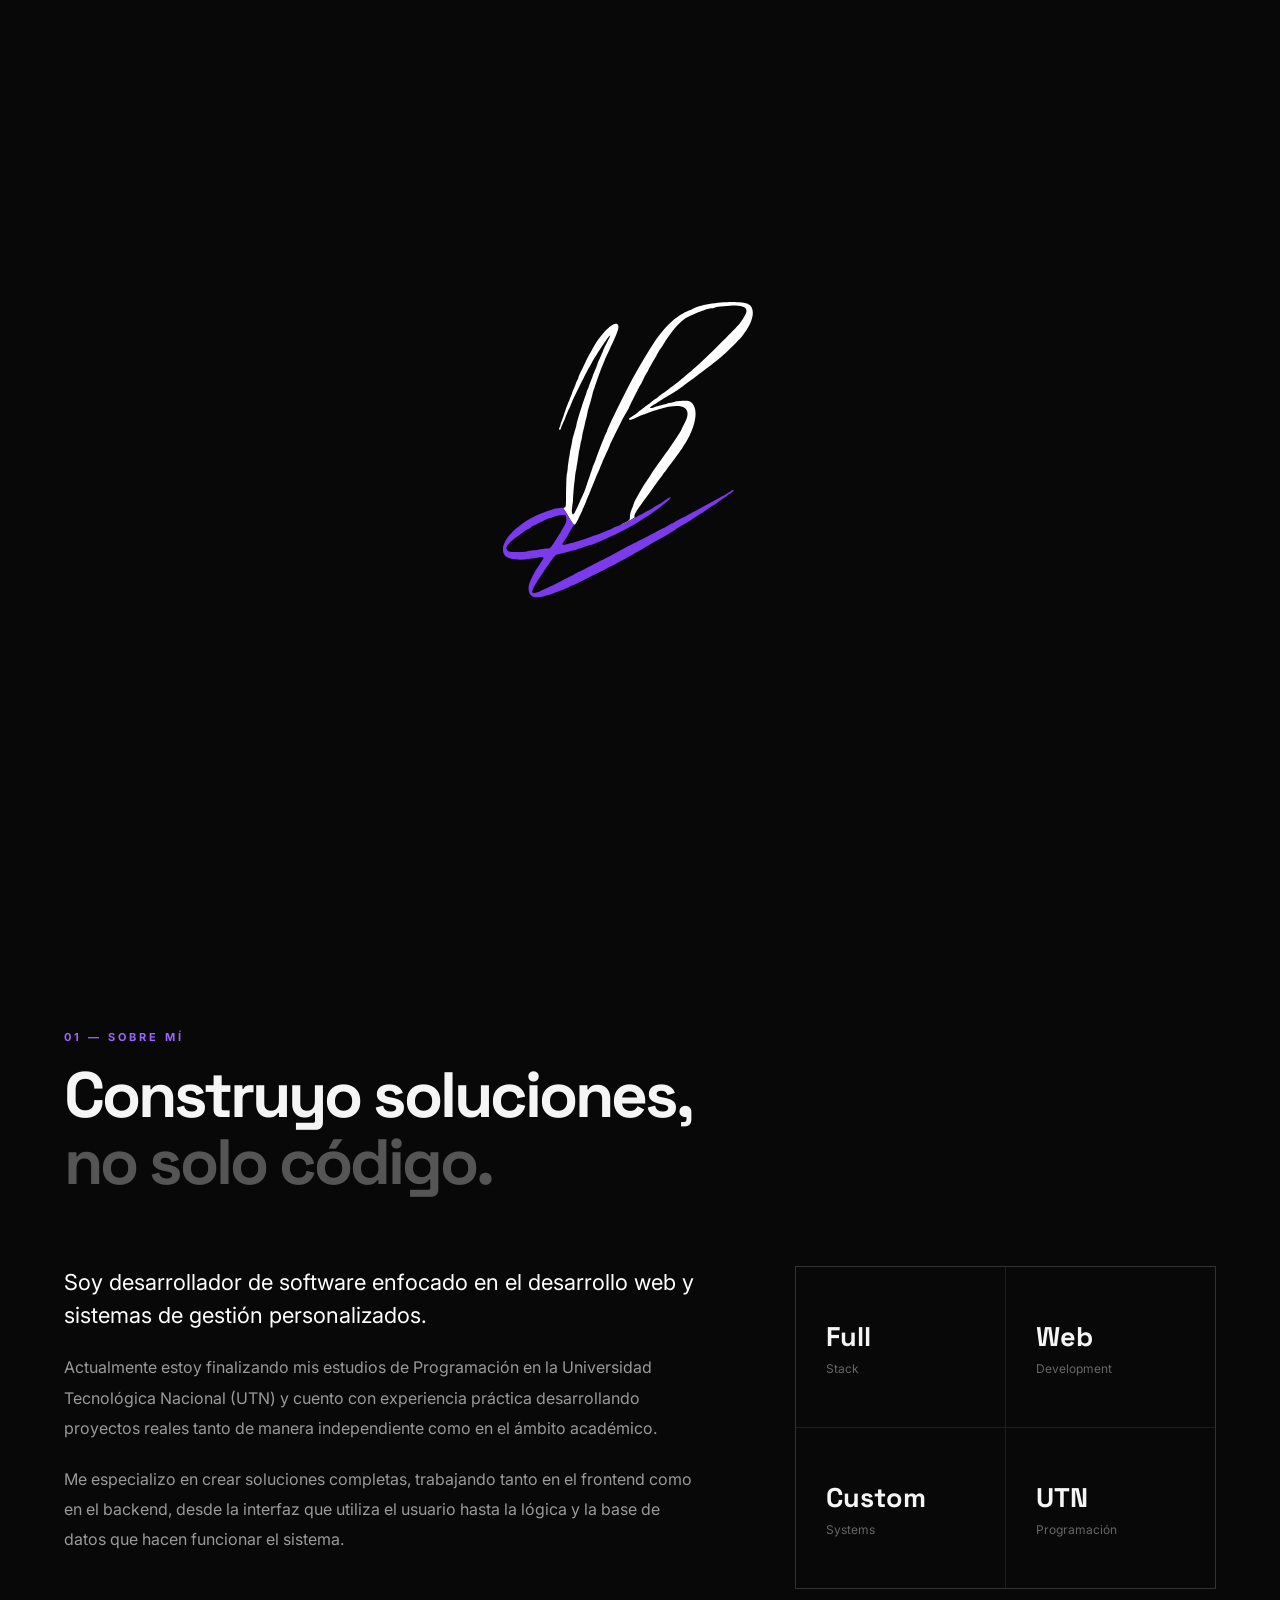
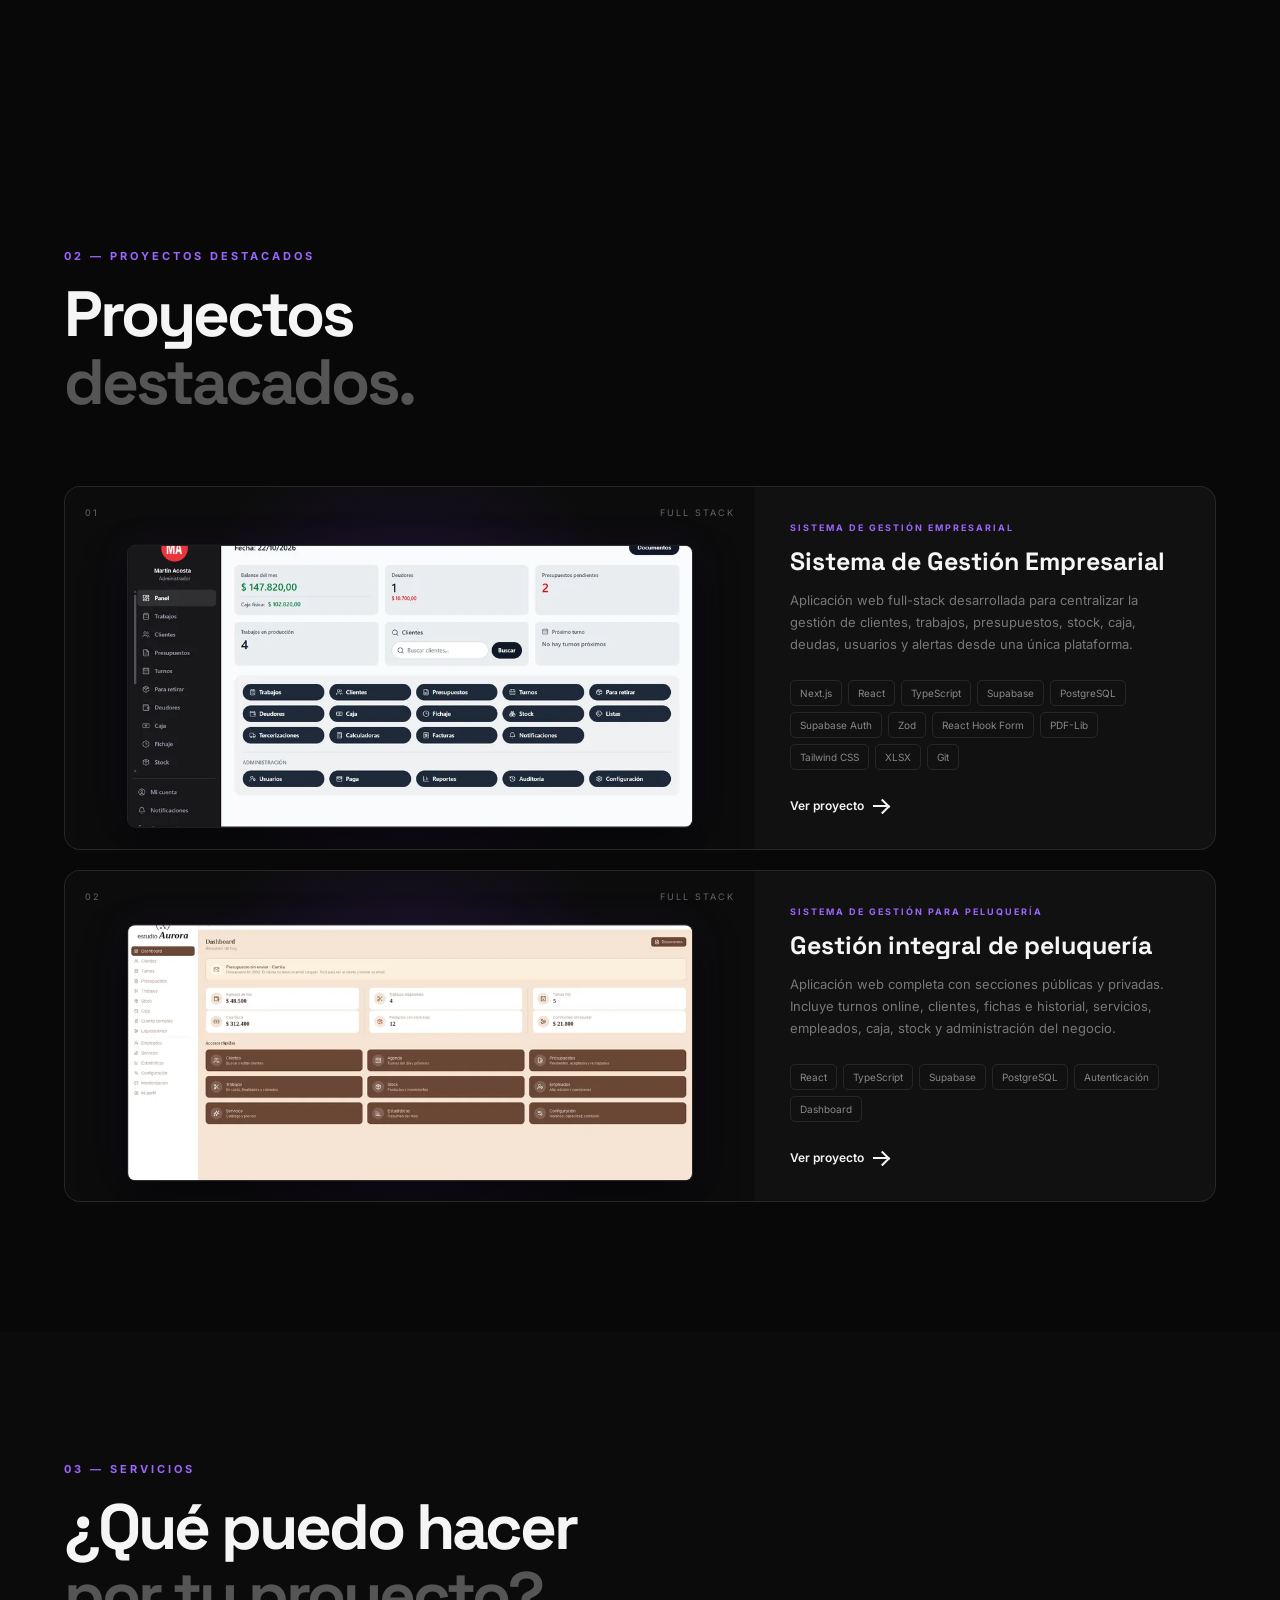
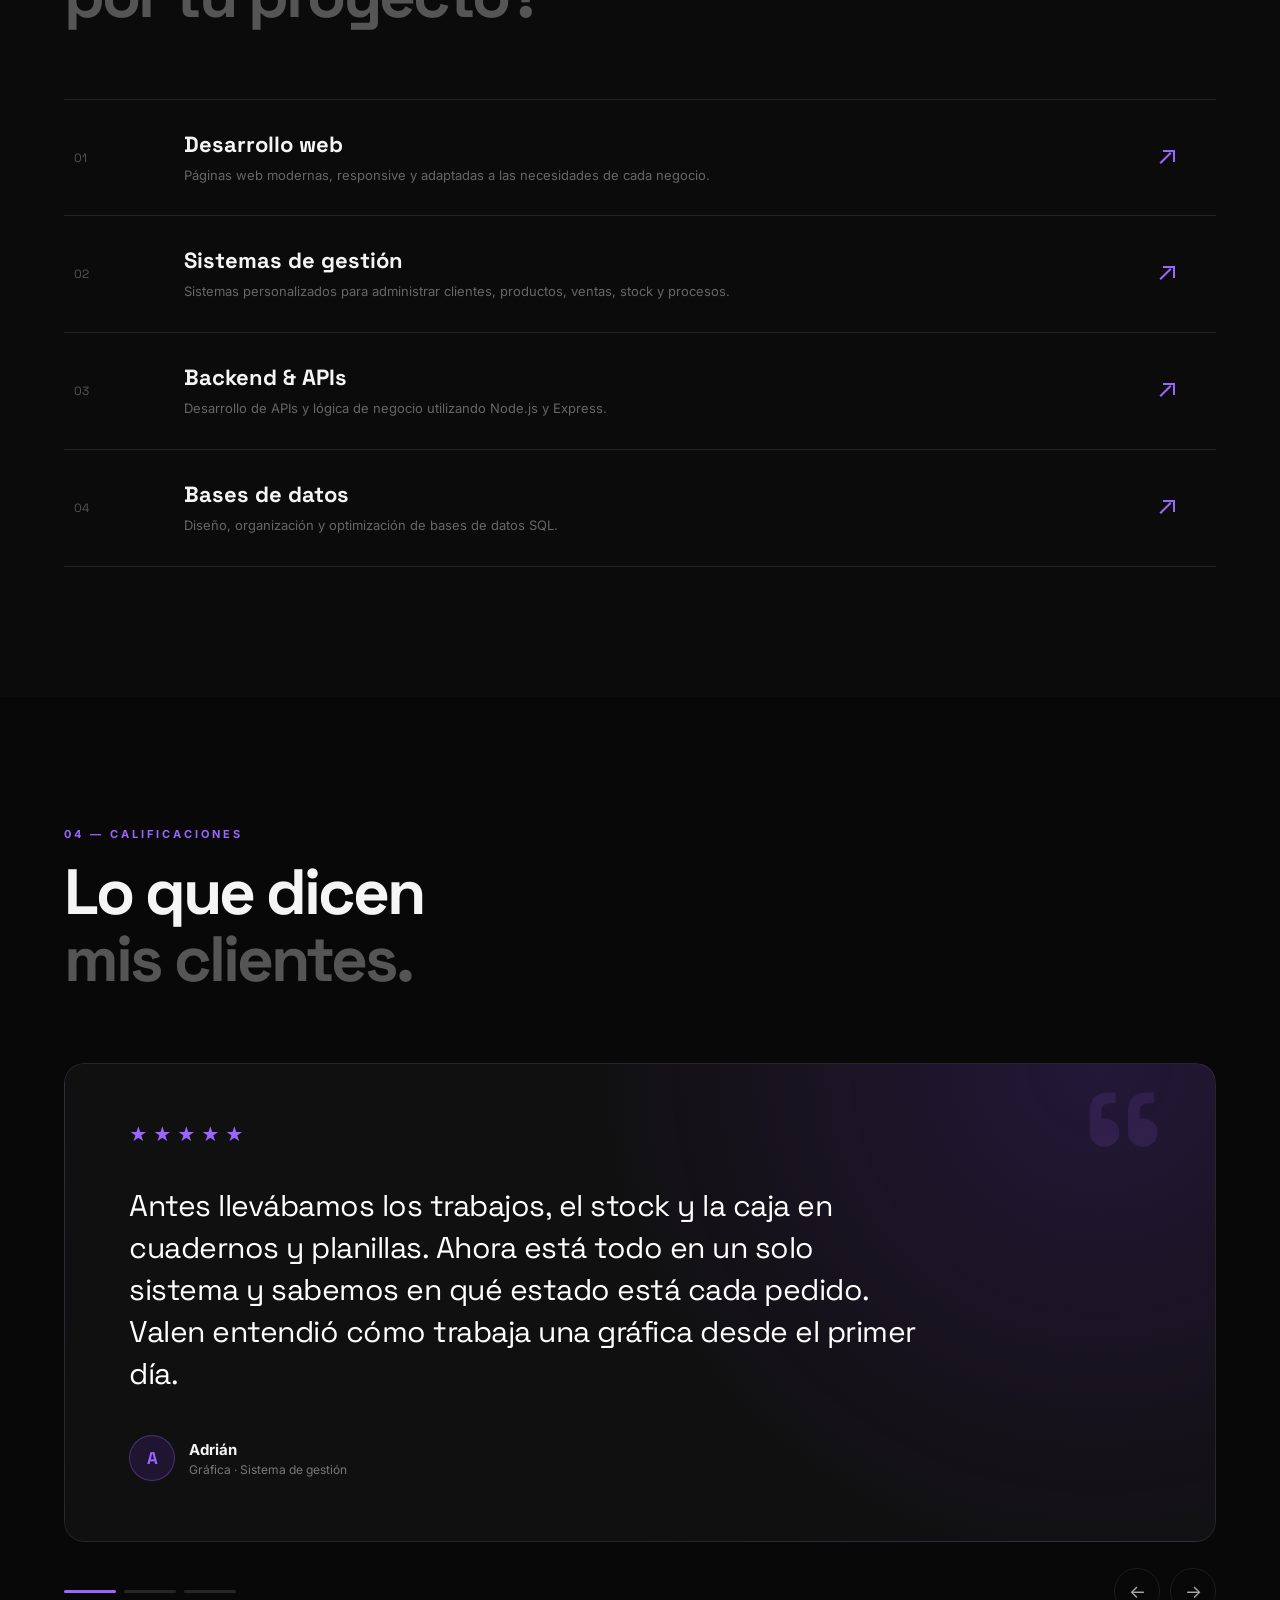
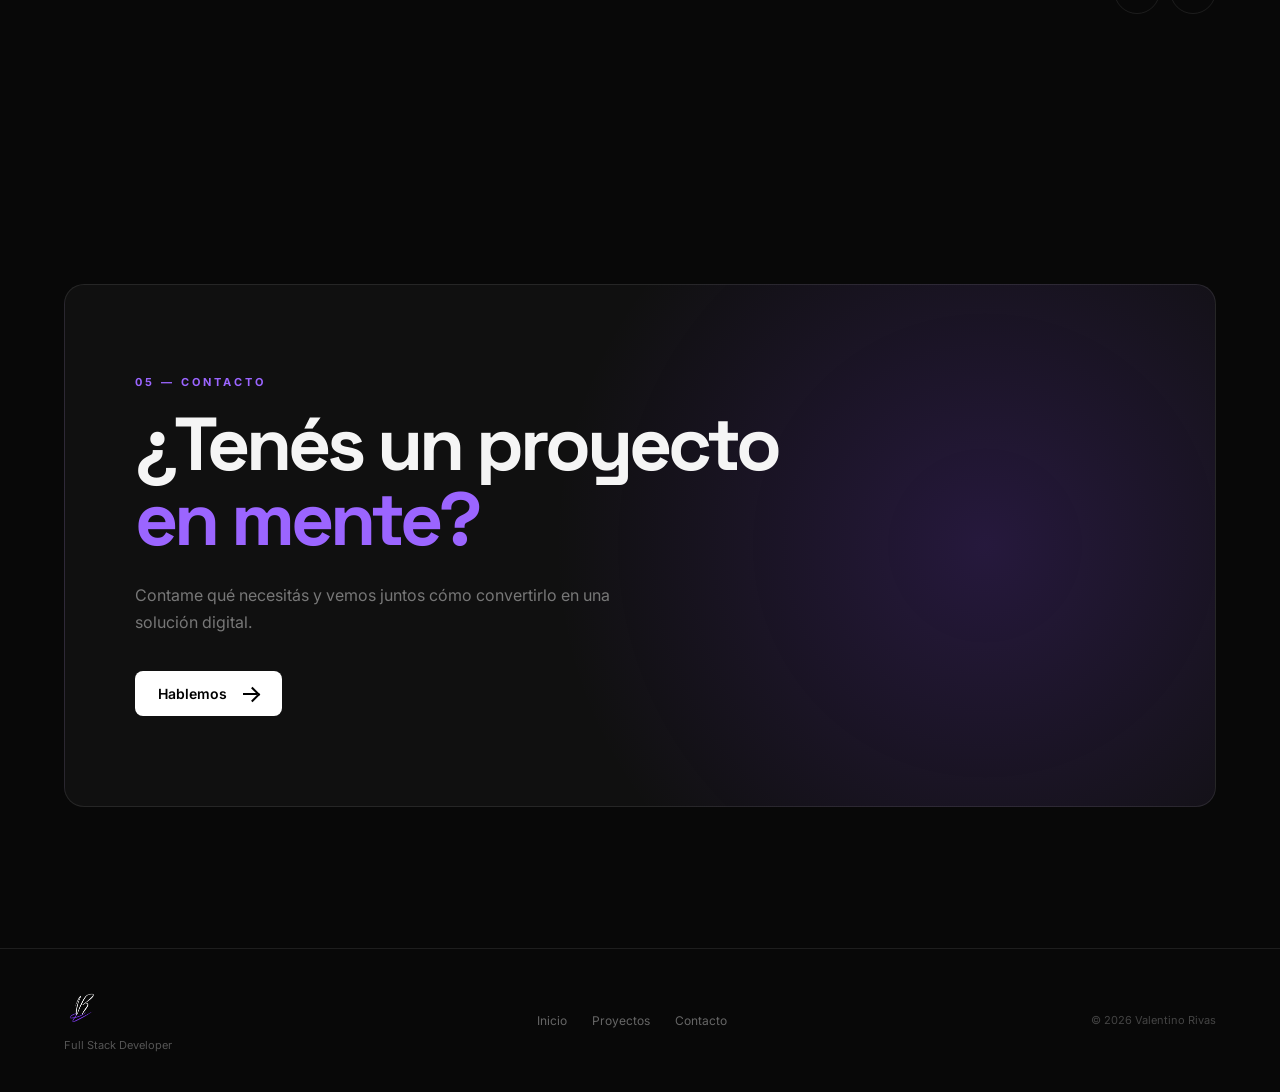
<file: index.html>
<!DOCTYPE html>
<html lang="es">

<head>
    <meta charset="UTF-8">
    <meta name="viewport" content="width=device-width, initial-scale=1.0">

    <meta name="description"
        content="Portfolio de Valentino Rivas, desarrollador Full Stack especializado en desarrollo web y sistemas de gestión a medida.">

    <title>Valentino Rivas | Full Stack Developer</title>

    <link rel="stylesheet" href="style.css">
    <link rel="stylesheet" href="intro.css">

    <!-- Intro: decide si corre la animación de entrada (una vez por sesión) -->
    <script>
        (function () {
            var root = document.documentElement;
            var force = /[?&]intro\b/.test(location.search);
            var reduce = window.matchMedia &&
                window.matchMedia("(prefers-reduced-motion: reduce)").matches;
            var seen = false;
            try { seen = sessionStorage.getItem("introSeen") === "1"; } catch (e) {}
            var hasHash = location.hash && location.hash !== "#inicio";

            if (!force && reduce) return;

            root.classList.add("intro-pending");

            // recarga o vuelta desde un proyecto: versión corta
            if (!force && (seen || hasHash)) {
                root.classList.add("intro-short");
            }

            // seguro: si algo falla, la página se libera sola
            setTimeout(function () {
                root.classList.remove("intro-pending", "intro-moving", "intro-short");
            }, 9000);
        })();
    </script>

    <!-- Google Fonts -->
    <link rel="preconnect" href="https://fonts.googleapis.com">
    <link rel="preconnect" href="https://fonts.gstatic.com" crossorigin>
    <!-- las fuentes no bloquean el render: se aplican apenas llegan (display=swap) -->
    <link rel="stylesheet" media="print" onload="this.media='all'"
        href="https://fonts.googleapis.com/css2?family=Inter:wght@400;500;600;700&family=Space+Grotesk:wght@500;600;700&display=swap">
    <noscript>
        <link rel="stylesheet"
            href="https://fonts.googleapis.com/css2?family=Inter:wght@400;500;600;700&family=Space+Grotesk:wght@500;600;700&display=swap">
    </noscript>

    <link rel="icon" type="image/svg+xml" href="img/favicon.svg">
    <meta name="theme-color" content="#080808">
    <meta name="color-scheme" content="dark">
    <link rel="preload" as="image" href="img/logo.png">
    <script src="intro.js" defer></script>
    <script src="script.js" defer></script>
</head>

<body>

    <!-- ================= NAVBAR ================= -->

    <header class="navbar">

        <div class="container nav-container">

            <a href="#inicio" class="logo" aria-label="Valentino Rivas - Inicio">
                <img src="img/logo.png" alt="Logo de Valentino Rivas" width="300" height="300" decoding="async">
            </a>

            <nav class="nav-menu" id="navMenu">

                <a href="#inicio" class="active">
                    Inicio
                </a>

                <a href="#sobre-mi">
                    Sobre mí
                </a>

                <a href="#proyectos">
                    Proyectos
                </a>

                <a href="#servicios">
                    Servicios
                </a>

                <a href="#calificaciones">
                    Calificaciones
                </a>

                <a href="#contacto">
                    Contacto
                </a>

            </nav>

            <!-- BOTÓN HAMBURGUESA -->

            <button
                class="menu-button"
                id="menuButton"
                aria-label="Abrir menú"
                aria-expanded="false"
                type="button">

                <span></span>
                <span></span>
                <span></span>

            </button>

        </div>

    </header>


    <main>

        <!-- ================= HERO ================= -->

        <section class="hero" id="inicio">

            <div class="hero-background"></div>

            <div class="container hero-container">

                <div class="hero-content">

                    <div class="status">

                        <span class="status-dot"></span>

                        Disponible para proyectos

                    </div>


                    <p class="hero-small">
                        HOLA, SOY
                    </p>


                    <h1>
                        Valentino
                        <span>Rivas.</span>
                    </h1>


                    <h2>
                        Desarrollador Full Stack
                    </h2>


                    <p class="hero-description">
                        Desarrollo páginas web y sistemas de gestión
                        personalizados para empresas, emprendimientos
                        y proyectos que buscan soluciones digitales
                        modernas y eficientes.
                    </p>


                    <div class="hero-buttons">

                        <a href="#proyectos" class="btn btn-primary">
                            Ver proyectos
                            <span class="arrow-icon" aria-hidden="true"></span>
                        </a>

                        <a href="#contacto" class="btn btn-secondary">
                            Contactarme
                        </a>

                    </div>


                    <div class="hero-socials">

                        <a
                            href="https://github.com/italijancic08"
                            target="_blank"
                            rel="noopener noreferrer">

                            GitHub

                        </a>


                        <a
                            href="https://www.linkedin.com/in/valentino-rivas-344a9a31a/"
                            target="_blank"
                            rel="noopener noreferrer">

                            LinkedIn

                        </a>


                        <a
                            href="https://wa.me/5493482385386?text=Hola%20Valen%2C%20quiero%20consultarte%20por%20un%20proyecto."
                            target="_blank"
                            rel="noopener noreferrer">

                            WhatsApp

                        </a>

                    </div>

                </div>


                <!-- ================= CODE WINDOW ================= -->

                <div class="hero-code">

                    <div class="code-window">

                        <div class="window-top">

                            <div class="window-buttons">

                                <span></span>
                                <span></span>
                                <span></span>

                            </div>

                            <p>
                                developer.js
                            </p>

                        </div>


                        <div class="code-content">

                            <p>
                                <span class="purple">const</span>
                                <span class="blue">developer</span>
                                =
                                {
                            </p>

                            <p class="indent">
                                name:
                                <span class="green">'Valentino Rivas'</span>,
                            </p>

                            <p class="indent">
                                role:
                                <span class="green">'Full Stack Developer'</span>,
                            </p>

                            <p class="indent">
                                frontend:
                                <span class="green">'HTML / CSS / JS / TS'</span>,
                            </p>

                            <p class="indent">
                                backend:
                                <span class="green">'Node.js / Express'</span>,
                            </p>

                            <p class="indent">
                                database:
                                <span class="green">'SQL / PostgreSQL'</span>
                            </p>

                            <p>
                                };
                            </p>

                            <p class="cursor-line">

                                <span class="purple">console</span>.<span class="blue">log</span>(
                                <span class="green">'Hello World!'</span>
                                );

                                <span class="cursor"></span>

                            </p>

                        </div>

                    </div>

                </div>

            </div>


            <div class="scroll-indicator">

                <span></span>

                Scroll para explorar

            </div>

        </section>


        <!-- ================= SOBRE MI ================= -->

        <section class="section" id="sobre-mi">

            <div class="container">

                <div class="section-header">

                    <p class="section-number">
                        01 — SOBRE MÍ
                    </p>

                    <h2>
                        Construyo soluciones,<br>
                        <span>no solo código.</span>
                    </h2>

                </div>


                <div class="about-grid">

                    <div class="about-text">

                        <p class="lead">
                            Soy desarrollador de software enfocado en el
                            desarrollo web y sistemas de gestión personalizados.
                        </p>

                        <p>
                            Actualmente estoy finalizando mis estudios de
                            Programación en la Universidad Tecnológica Nacional
                            (UTN) y cuento con experiencia práctica desarrollando
                            proyectos reales tanto de manera independiente como
                            en el ámbito académico.
                        </p>

                        <p>
                            Me especializo en crear soluciones completas,
                            trabajando tanto en el frontend como en el backend,
                            desde la interfaz que utiliza el usuario hasta la
                            lógica y la base de datos que hacen funcionar
                            el sistema.
                        </p>

                    </div>


                    <div class="about-stats">

                        <div class="stat">
                            <strong>Full</strong>
                            <span>Stack</span>
                        </div>

                        <div class="stat">
                            <strong>Web</strong>
                            <span>Development</span>
                        </div>

                        <div class="stat">
                            <strong>Custom</strong>
                            <span>Systems</span>
                        </div>

                        <div class="stat">
                            <strong>UTN</strong>
                            <span>Programación</span>
                        </div>

                    </div>

                </div>

            </div>

        </section>


        <!-- ================= PROYECTO DESTACADO ================= -->

        <section class="section" id="proyectos">

            <div class="container">

                <div class="section-header projects-header">

                    <div>

                        <p class="section-number">
                            02 — PROYECTOS DESTACADOS
                        </p>

                        <h2>
                            Proyectos<br>
                            <span>destacados.</span>
                        </h2>

                    </div>

                </div>


                <a href="proyecto.html" class="project-card-link" aria-label="Ver proyecto Sistema de Gestión Empresarial"><article class="project-card featured">

                    <div class="project-image">

                        <div class="project-overlay">

                            <span>01</span>

                            <span>FULL STACK</span>

                        </div>


                        <picture><source srcset="img/proyecto/dashboard-md.webp" type="image/webp"><img src="img/proyecto/dashboard.png" alt="Sistema de Gestión Empresarial" class="project-real-image" width="900" height="508" loading="lazy" decoding="async"></picture>

                    </div>


                    <div class="project-info">

                        <p class="project-category">
                            SISTEMA DE GESTIÓN EMPRESARIAL
                        </p>

                        <h3>
                            Sistema de Gestión Empresarial
                        </h3>


                        <p>
                            Aplicación web full-stack desarrollada para
                            centralizar la gestión de clientes, trabajos,
                            presupuestos, stock, caja, deudas, usuarios y
                            alertas desde una única plataforma.
                        </p>


                        <div class="project-tech">

                            <span>Next.js</span>
                            <span>React</span>
                            <span>TypeScript</span>
                            <span>Supabase</span>
                            <span>PostgreSQL</span>
                            <span>Supabase Auth</span>
                            <span>Zod</span>
                            <span>React Hook Form</span>
                            <span>PDF-Lib</span>
                            <span>Tailwind CSS</span>
                            <span>XLSX</span>
                            <span>Git</span>

                        </div>


                        <span class="project-link">
                            Ver proyecto <span class="arrow-icon" aria-hidden="true"></span>
                        </span>

                    </div>

                </article></a>

                <!-- PREVIEW: SISTEMA DE GESTIÓN PARA PELUQUERÍA -->
                <a href="peluqueria.html" class="project-card-link" aria-label="Ver proyecto Gestión integral de peluquería">
                <article class="project-card featured project-card-peluqueria">

                    <div class="project-image">
                        <div class="project-overlay">
                            <span>02</span>
                            <span>FULL STACK</span>
                        </div>
                        <picture><source srcset="img/peluqueria/dashboard-md.webp" type="image/webp"><img src="img/peluqueria/dashboard.png" alt="Vista previa del sistema de gestión para peluquería" class="project-real-image" width="900" height="440" loading="lazy" decoding="async"></picture>
                    </div>

                    <div class="project-info">
                        <p class="project-category">SISTEMA DE GESTIÓN PARA PELUQUERÍA</p>
                        <h3>Gestión integral de peluquería</h3>
                        <p>
                            Aplicación web completa con secciones públicas y privadas.
                            Incluye turnos online, clientes, fichas e historial, servicios,
                            empleados, caja, stock y administración del negocio.
                        </p>
                        <div class="project-tech">
                            <span>React</span>
                            <span>TypeScript</span>
                            <span>Supabase</span>
                            <span>PostgreSQL</span>
                            <span>Autenticación</span>
                            <span>Dashboard</span>
                        </div>
                        <span class="project-link">Ver proyecto <span class="arrow-icon" aria-hidden="true"></span></span>
                    </div>

                </article>
                </a>

            </div>

        </section>


        <!-- ================= SERVICIOS ================= -->

        <section class="section services-section" id="servicios">

            <div class="container">

                <div class="section-header">

                    <p class="section-number">
                        03 — SERVICIOS
                    </p>

                    <h2>
                        ¿Qué puedo hacer<br>
                        <span>por tu proyecto?</span>
                    </h2>

                </div>


                <div class="services-list">

                    <div class="service">

                        <span class="service-number">
                            01
                        </span>

                        <div>

                            <h3>
                                Desarrollo web
                            </h3>

                            <p>
                                Páginas web modernas, responsive y
                                adaptadas a las necesidades de cada negocio.
                            </p>

                        </div>

                        <span class="service-arrow" aria-hidden="true"></span>

                    </div>


                    <div class="service">

                        <span class="service-number">
                            02
                        </span>

                        <div>

                            <h3>
                                Sistemas de gestión
                            </h3>

                            <p>
                                Sistemas personalizados para administrar
                                clientes, productos, ventas, stock y procesos.
                            </p>

                        </div>

                        <span class="service-arrow" aria-hidden="true"></span>

                    </div>


                    <div class="service">

                        <span class="service-number">
                            03
                        </span>

                        <div>

                            <h3>
                                Backend & APIs
                            </h3>

                            <p>
                                Desarrollo de APIs y lógica de negocio
                                utilizando Node.js y Express.
                            </p>

                        </div>

                        <span class="service-arrow" aria-hidden="true"></span>

                    </div>


                    <div class="service">

                        <span class="service-number">
                            04
                        </span>

                        <div>

                            <h3>
                                Bases de datos
                            </h3>

                            <p>
                                Diseño, organización y optimización
                                de bases de datos SQL.
                            </p>

                        </div>

                        <span class="service-arrow" aria-hidden="true"></span>

                    </div>

                </div>

            </div>

        </section>


        <!-- ================= CALIFICACIONES ================= -->

        <section class="section reviews-section" id="calificaciones">

            <div class="container">

                <div class="section-header">

                    <p class="section-number">
                        04 — CALIFICACIONES
                    </p>

                    <h2>
                        Lo que dicen<br>
                        <span>mis clientes.</span>
                    </h2>

                </div>


                <div
                    class="reviews"
                    aria-roledescription="carrusel"
                    aria-label="Calificaciones de clientes">

                    <div class="reviews-viewport">

                        <div class="reviews-track">

                            <!-- PLACEHOLDER: reemplazar por la calificación real de Adrian -->
                            <article class="review-slide">
                                <div class="review-card">

                                    <div class="review-stars" role="img" aria-label="5 de 5 estrellas">
                                        <span>★</span><span>★</span><span>★</span><span>★</span><span>★</span>
                                    </div>

                                    <p class="review-text">
                                        Antes llevábamos los trabajos, el stock y la caja en
                                        cuadernos y planillas. Ahora está todo en un solo
                                        sistema y sabemos en qué estado está cada pedido.
                                        Valen entendió cómo trabaja una gráfica desde el
                                        primer día.
                                    </p>

                                    <div class="review-author">
                                        <span class="review-avatar" aria-hidden="true">A</span>
                                        <div>
                                            <strong>Adrián</strong>
                                            <span>Gráfica · Sistema de gestión</span>
                                        </div>
                                    </div>

                                </div>
                            </article>


                            <!-- PLACEHOLDER: reemplazar por la calificación real de Nadia -->
                            <article class="review-slide">
                                <div class="review-card">

                                    <div class="review-stars" role="img" aria-label="5 de 5 estrellas">
                                        <span>★</span><span>★</span><span>★</span><span>★</span><span>★</span>
                                    </div>

                                    <p class="review-text">
                                        Los clientes sacan turnos online y yo manejo
                                        agenda, caja y stock desde el panel. Me ordenó
                                        el negocio y me ahorra mucho tiempo todos los
                                        días. Siempre respondió rápido a mis consultas.
                                    </p>

                                    <div class="review-author">
                                        <span class="review-avatar" aria-hidden="true">N</span>
                                        <div>
                                            <strong>Nadia</strong>
                                            <span>Peluquería · Sistema de gestión</span>
                                        </div>
                                    </div>

                                </div>
                            </article>


                            <!-- PLACEHOLDER: reemplazar por una calificación real -->
                            <article class="review-slide">
                                <div class="review-card">

                                    <div class="review-stars" role="img" aria-label="5 de 5 estrellas">
                                        <span>★</span><span>★</span><span>★</span><span>★</span><span>★</span>
                                    </div>

                                    <p class="review-text">
                                        La página quedó moderna, rápida y se ve perfecta
                                        en el celular. Cumplió con los plazos y estuvo
                                        atento a cada detalle que le pedí.
                                    </p>

                                    <div class="review-author">
                                        <span class="review-avatar" aria-hidden="true">B</span>
                                        <div>
                                            <strong>Bruno</strong>
                                            <span>Emprendimiento · Página web</span>
                                        </div>
                                    </div>

                                </div>
                            </article>

                        </div>

                    </div>


                    <div class="reviews-controls">

                        <div class="reviews-dots"></div>

                        <div class="reviews-arrows">

                            <button
                                class="reviews-arrow"
                                id="reviewsPrev"
                                type="button"
                                aria-label="Calificación anterior">
                                ←
                            </button>

                            <button
                                class="reviews-arrow"
                                id="reviewsNext"
                                type="button"
                                aria-label="Calificación siguiente">
                                →
                            </button>

                        </div>

                    </div>

                </div>

            </div>

        </section>

        <section class="contact-section" id="contacto">

            <div class="container">

                <div class="contact-box">

                    <p class="section-number">
                        05 — CONTACTO
                    </p>

                    <h2>
                        ¿Tenés un proyecto<br>
                        <span>en mente?</span>
                    </h2>

                    <p>
                        Contame qué necesitás y vemos juntos
                        cómo convertirlo en una solución digital.
                    </p>


                    <a
                        href="mailto:contacto@valennrivas.site"
                        class="btn btn-primary contact-button">

                        Hablemos
                        <span class="arrow-icon" aria-hidden="true"></span>

                    </a>

                </div>

            </div>

        </section>

    </main>


    <!-- ================= FOOTER ================= -->

    <footer>

        <div class="container footer-container">

            <div>

                <a href="#inicio" class="logo" aria-label="Valentino Rivas - Inicio">
                    <img src="img/logo.png" alt="Logo de Valentino Rivas" width="300" height="300" decoding="async">
                </a>

                <p>
                    Full Stack Developer
                </p>

            </div>


            <div class="footer-links">

                <a href="#inicio">
                    Inicio
                </a>

                <a href="#proyectos">
                    Proyectos
                </a>

                <a href="#contacto">
                    Contacto
                </a>

            </div>


            <p class="copyright">
                © 2026 Valentino Rivas
            </p>

        </div>

    </footer>


</body>

</html>
</file>
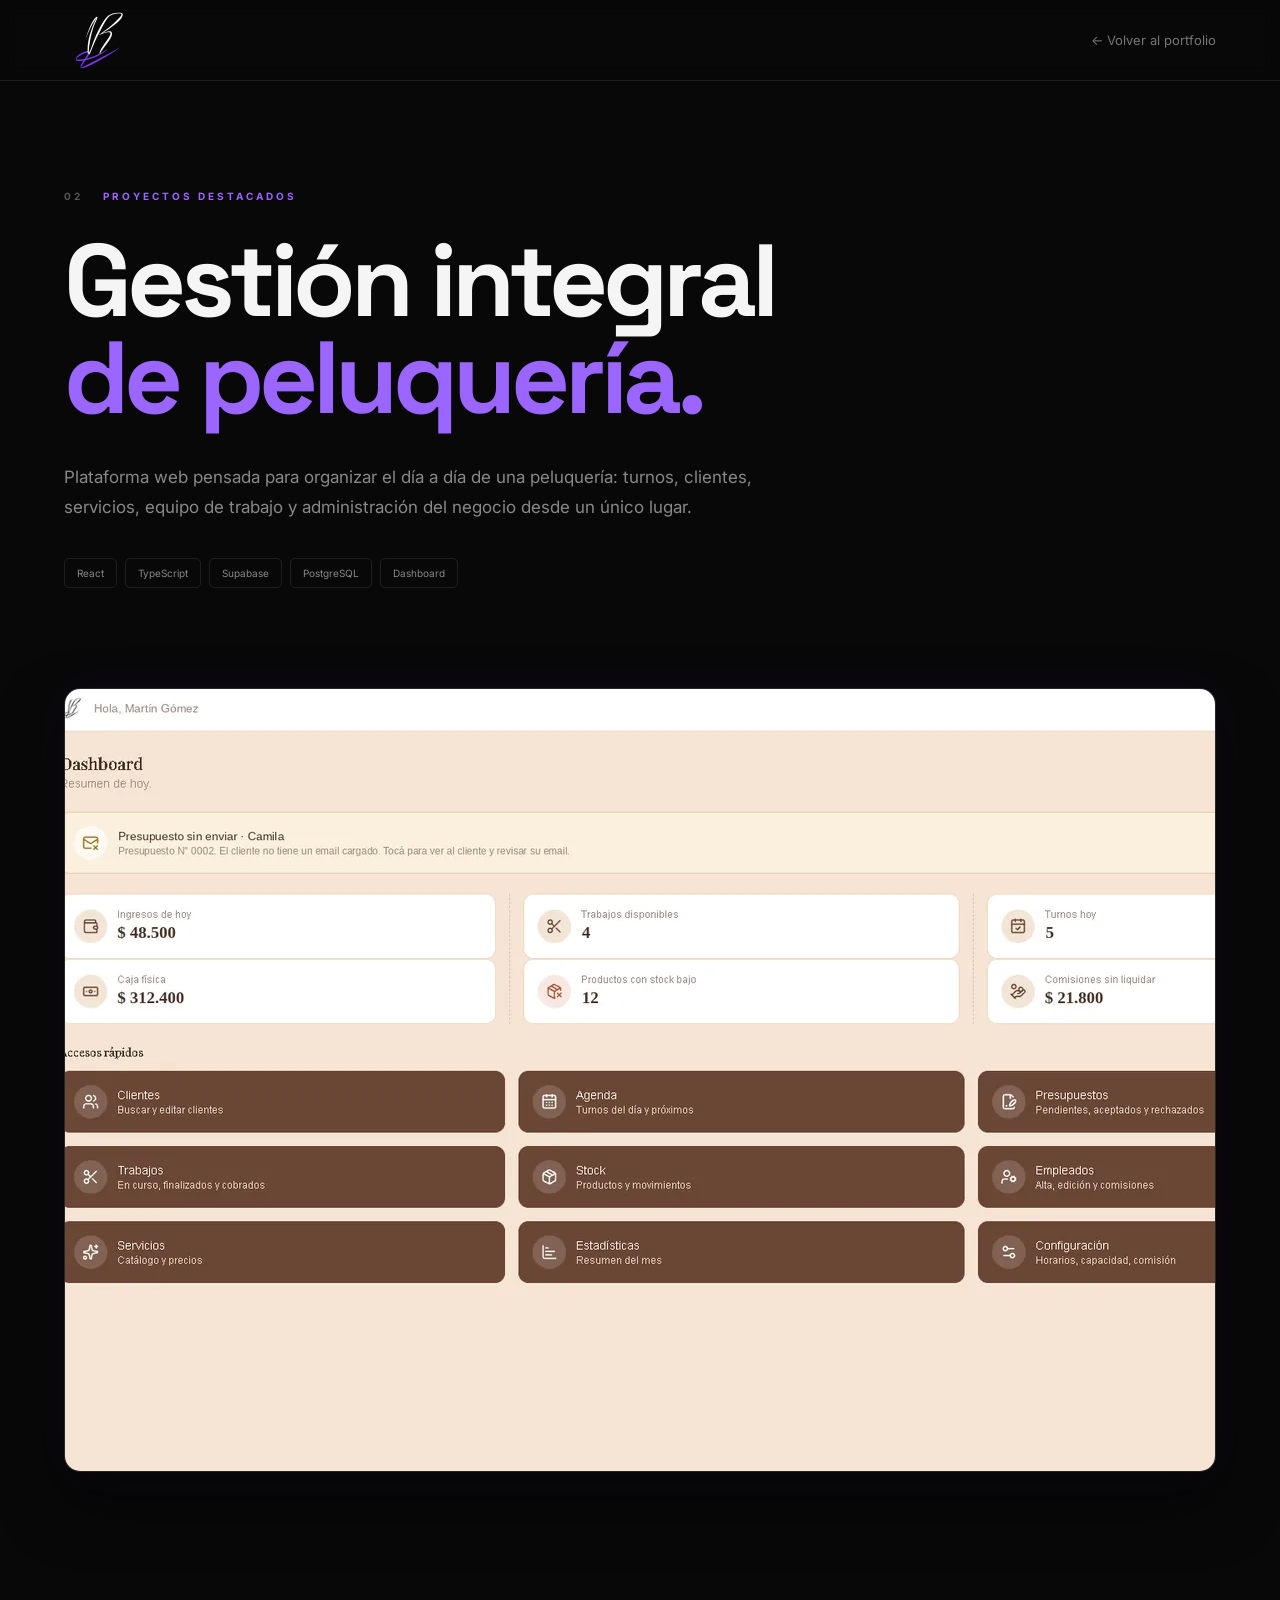
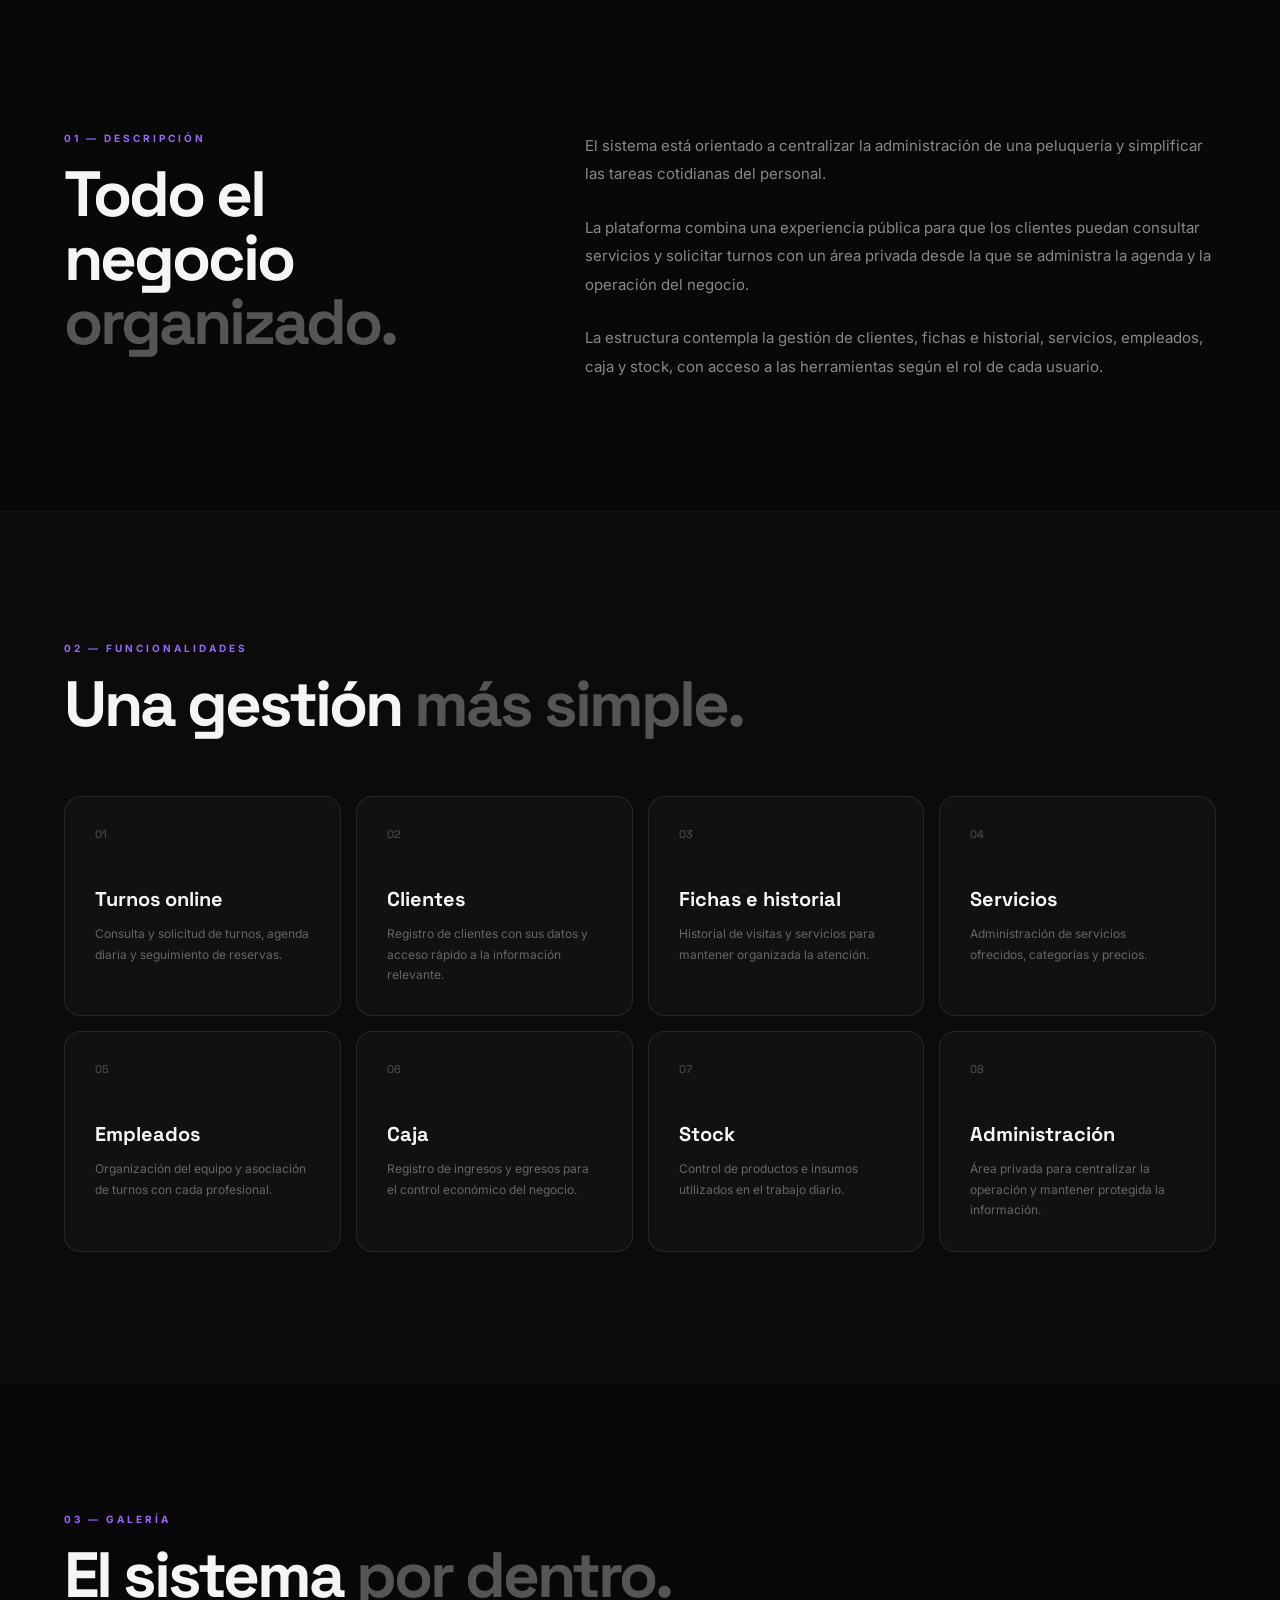
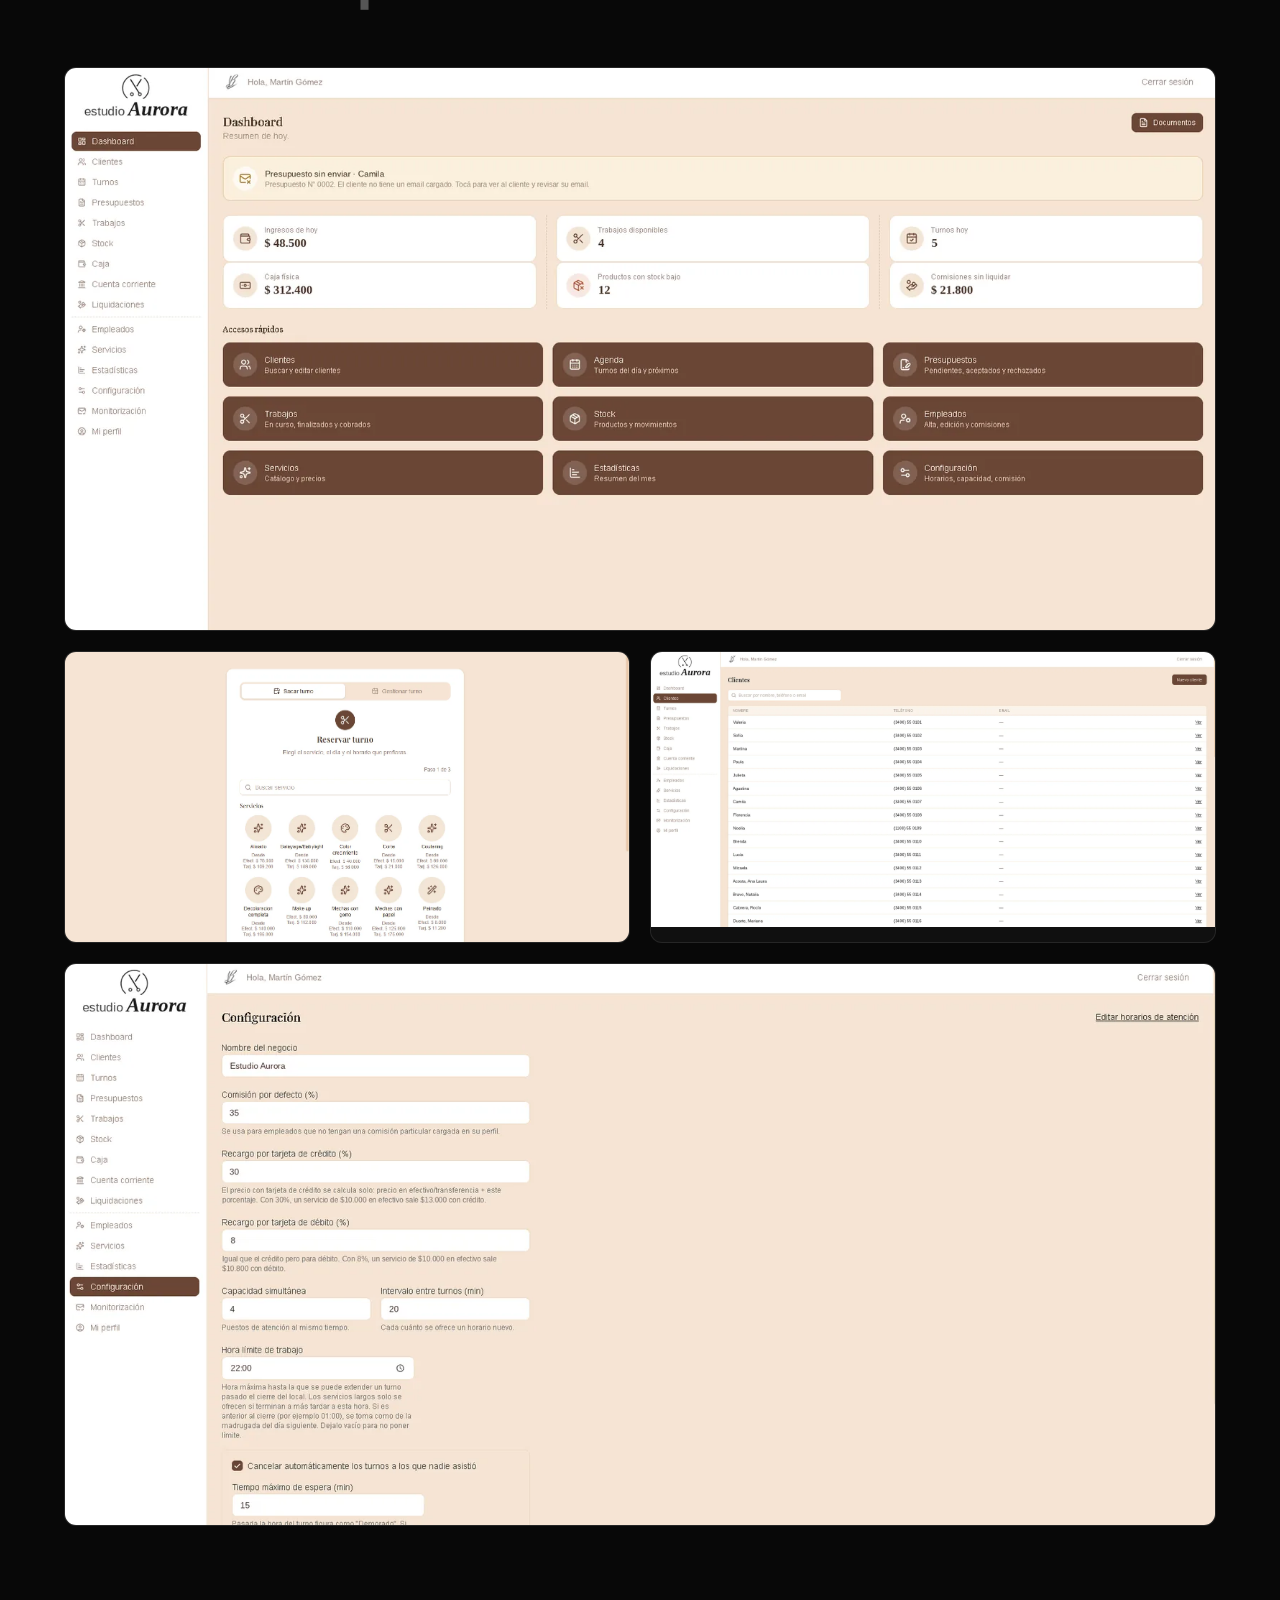
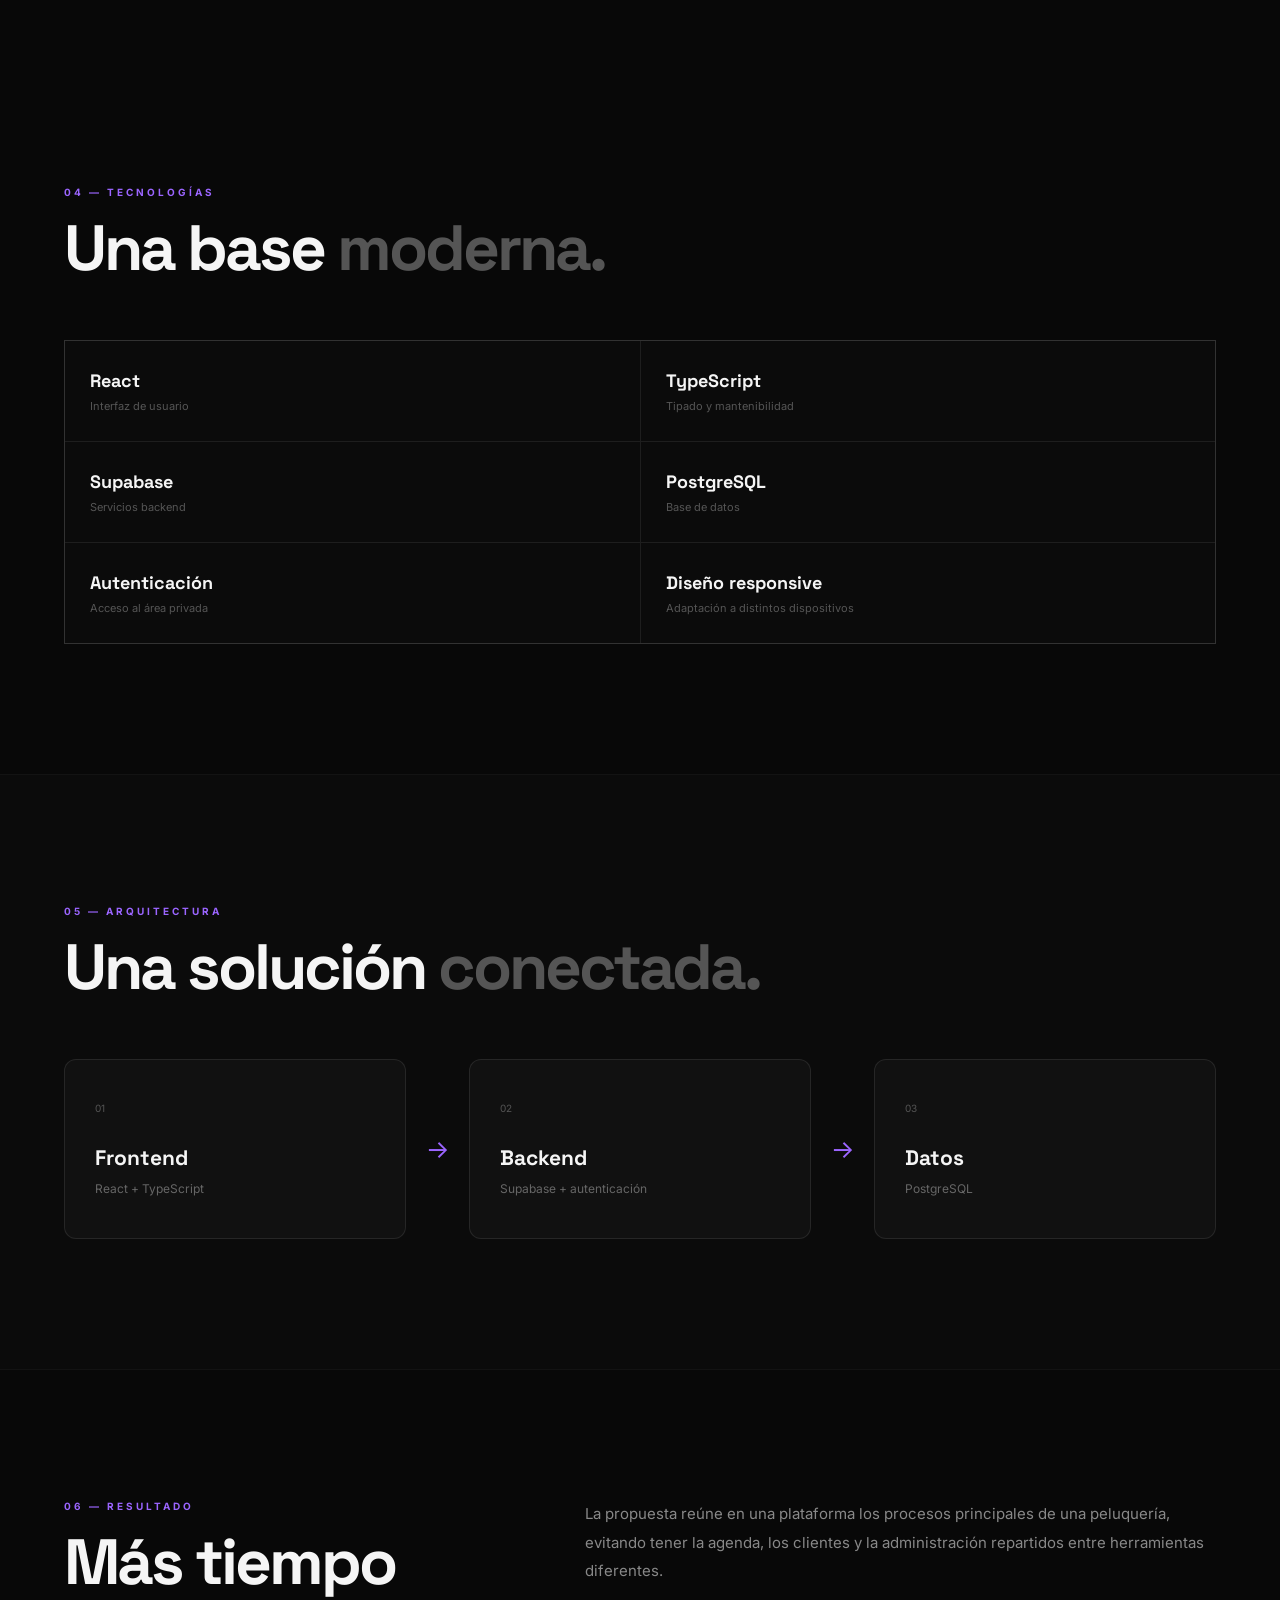
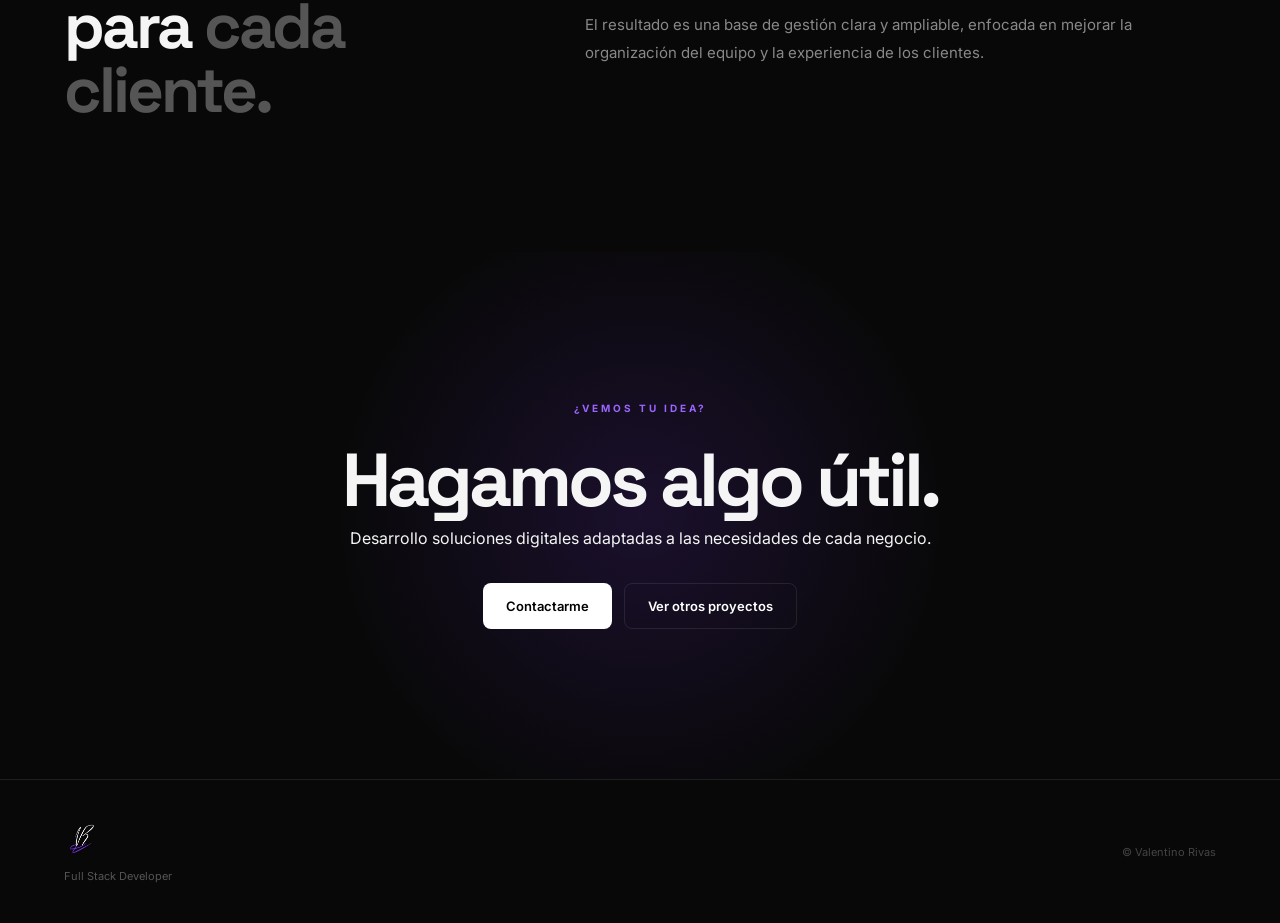
<file: peluqueria.html>
<!DOCTYPE html>
<html lang="es">
<head>
  <meta charset="UTF-8">
  <meta name="viewport" content="width=device-width, initial-scale=1.0">
  <meta name="description" content="Sistema de gestión integral para peluquerías desarrollado por Valentino Rivas.">
  <title>Gestión integral de peluquería | Valentino Rivas</title>
  <link rel="stylesheet" href="proyecto.css">

<link rel="stylesheet" href="intro.css">

<!-- Intro: el logo se dibuja en la navbar al entrar o recargar -->
<script>
    (function () {
        var root = document.documentElement;
        var reduce = window.matchMedia &&
            window.matchMedia("(prefers-reduced-motion: reduce)").matches;

        if (reduce) return;

        root.classList.add("intro-pending", "intro-short");

        // seguro: si algo falla, la página se libera sola
        setTimeout(function () {
            root.classList.remove("intro-pending", "intro-moving", "intro-short");
        }, 9000);
    })();
</script>
  <link rel="preconnect" href="https://fonts.googleapis.com">
    <link rel="preconnect" href="https://fonts.gstatic.com" crossorigin>
    <!-- las fuentes no bloquean el render: se aplican apenas llegan (display=swap) -->
    <link rel="stylesheet" media="print" onload="this.media='all'"
        href="https://fonts.googleapis.com/css2?family=Inter:wght@400;500;600;700&family=Space+Grotesk:wght@500;600;700&display=swap">
    <noscript>
        <link rel="stylesheet"
            href="https://fonts.googleapis.com/css2?family=Inter:wght@400;500;600;700&family=Space+Grotesk:wght@500;600;700&display=swap">
    </noscript>
  <link rel="icon" type="image/svg+xml" href="img/favicon.svg">
    <meta name="theme-color" content="#080808">
    <meta name="color-scheme" content="dark">
    <link rel="preload" as="image" href="img/logo.png">
    <script src="intro.js" defer></script>
</head>
<body>
<header class="project-navbar"><div class="project-container nav-inner"><a href="index.html" class="logo" aria-label="Valentino Rivas - Inicio"><img src="img/logo.png" alt="Logo de Valentino Rivas" width="300" height="300" decoding="async"></a><a href="index.html#proyectos" class="back-link">← Volver al portfolio</a></div></header>
<main>
  <section class="project-hero"><div class="project-container"><div class="hero-label"><span>02</span> PROYECTOS DESTACADOS</div><h1>Gestión integral <span>de peluquería.</span></h1><p class="hero-description">Plataforma web pensada para organizar el día a día de una peluquería: turnos, clientes, servicios, equipo de trabajo y administración del negocio desde un único lugar.</p><div class="hero-tags"><span>React</span><span>TypeScript</span><span>Supabase</span><span>PostgreSQL</span><span>Dashboard</span></div></div></section>
  <section class="main-preview"><div class="project-container"><div class="main-image"><picture><source srcset="img/peluqueria/dashboard.webp" type="image/webp"><img src="img/peluqueria/dashboard.png" alt="Dashboard del sistema de gestión de peluquería" width="1600" height="782" fetchpriority="high" decoding="async"></picture></div></div></section>
  <section class="project-section"><div class="project-container"><div class="section-grid"><div><p class="section-number">01 — DESCRIPCIÓN</p><h2>Todo el negocio <span>organizado.</span></h2></div><div class="section-text"><p>El sistema está orientado a centralizar la administración de una peluquería y simplificar las tareas cotidianas del personal.</p><p>La plataforma combina una experiencia pública para que los clientes puedan consultar servicios y solicitar turnos con un área privada desde la que se administra la agenda y la operación del negocio.</p><p>La estructura contempla la gestión de clientes, fichas e historial, servicios, empleados, caja y stock, con acceso a las herramientas según el rol de cada usuario.</p></div></div></div></section>
  <section class="project-section dark-section"><div class="project-container"><div class="section-heading"><p class="section-number">02 — FUNCIONALIDADES</p><h2>Una gestión <span>más simple.</span></h2></div><div class="features-grid">
    <article class="feature-card"><span class="feature-number">01</span><h3>Turnos online</h3><p>Consulta y solicitud de turnos, agenda diaria y seguimiento de reservas.</p></article>
    <article class="feature-card"><span class="feature-number">02</span><h3>Clientes</h3><p>Registro de clientes con sus datos y acceso rápido a la información relevante.</p></article>
    <article class="feature-card"><span class="feature-number">03</span><h3>Fichas e historial</h3><p>Historial de visitas y servicios para mantener organizada la atención.</p></article>
    <article class="feature-card"><span class="feature-number">04</span><h3>Servicios</h3><p>Administración de servicios ofrecidos, categorías y precios.</p></article>
    <article class="feature-card"><span class="feature-number">05</span><h3>Empleados</h3><p>Organización del equipo y asociación de turnos con cada profesional.</p></article>
    <article class="feature-card"><span class="feature-number">06</span><h3>Caja</h3><p>Registro de ingresos y egresos para el control económico del negocio.</p></article>
    <article class="feature-card"><span class="feature-number">07</span><h3>Stock</h3><p>Control de productos e insumos utilizados en el trabajo diario.</p></article>
    <article class="feature-card"><span class="feature-number">08</span><h3>Administración</h3><p>Área privada para centralizar la operación y mantener protegida la información.</p></article>
  </div></div></section>
  <section class="project-section"><div class="project-container"><div class="section-heading"><p class="section-number">03 — GALERÍA</p><h2>El sistema <span>por dentro.</span></h2></div><div class="gallery">
    <div class="gallery-item large"><picture><source srcset="img/peluqueria/dashboard.webp" type="image/webp"><img src="img/peluqueria/dashboard.png" alt="Dashboard del sistema" width="1600" height="782" loading="lazy" decoding="async"></picture></div>
    <div class="gallery-item"><picture><source srcset="img/peluqueria/turnos.webp" type="image/webp"><img src="img/peluqueria/turnos.png" alt="Módulo de turnos" width="1365" height="703" loading="lazy" decoding="async"></picture></div>
    <div class="gallery-item"><picture><source srcset="img/peluqueria/clientes.webp" type="image/webp"><img src="img/peluqueria/clientes.png" alt="Módulo de clientes" width="1600" height="782" loading="lazy" decoding="async"></picture></div>
    <div class="gallery-item large"><picture><source srcset="img/peluqueria/caja.webp" type="image/webp"><img src="img/peluqueria/caja.png" alt="Módulo de caja" width="1600" height="781" loading="lazy" decoding="async"></picture></div>
  </div></div></section>
  <section class="project-section"><div class="project-container"><div class="section-heading"><p class="section-number">04 — TECNOLOGÍAS</p><h2>Una base <span>moderna.</span></h2></div><div class="technology-list"><div class="technology"><strong>React</strong><span>Interfaz de usuario</span></div><div class="technology"><strong>TypeScript</strong><span>Tipado y mantenibilidad</span></div><div class="technology"><strong>Supabase</strong><span>Servicios backend</span></div><div class="technology"><strong>PostgreSQL</strong><span>Base de datos</span></div><div class="technology"><strong>Autenticación</strong><span>Acceso al área privada</span></div><div class="technology"><strong>Diseño responsive</strong><span>Adaptación a distintos dispositivos</span></div></div></div></section>
  <section class="project-section dark-section"><div class="project-container"><div class="section-heading"><p class="section-number">05 — ARQUITECTURA</p><h2>Una solución <span>conectada.</span></h2></div><div class="architecture"><div class="architecture-box"><span>01</span><strong>Frontend</strong><p>React + TypeScript</p></div><div class="architecture-arrow">→</div><div class="architecture-box"><span>02</span><strong>Backend</strong><p>Supabase + autenticación</p></div><div class="architecture-arrow">→</div><div class="architecture-box"><span>03</span><strong>Datos</strong><p>PostgreSQL</p></div></div></div></section>
  <section class="project-section"><div class="project-container"><div class="section-grid"><div><p class="section-number">06 — RESULTADO</p><h2>Más tiempo para <span>cada cliente.</span></h2></div><div class="section-text"><p>La propuesta reúne en una plataforma los procesos principales de una peluquería, evitando tener la agenda, los clientes y la administración repartidos entre herramientas diferentes.</p><p>El resultado es una base de gestión clara y ampliable, enfocada en mejorar la organización del equipo y la experiencia de los clientes.</p></div></div></div></section>
  <section class="project-cta"><div class="project-container"><p class="section-number">¿VEMOS TU IDEA?</p><h2>Hagamos algo <span>útil.</span></h2><p>Desarrollo soluciones digitales adaptadas a las necesidades de cada negocio.</p><div class="cta-buttons"><a href="index.html#contacto" class="btn btn-primary">Contactarme</a><a href="index.html#proyectos" class="btn btn-secondary">Ver otros proyectos</a></div></div></section>
</main>
<footer><div class="project-container footer-inner"><div><a href="index.html" class="logo" aria-label="Valentino Rivas - Inicio"><img src="img/logo.png" alt="Logo de Valentino Rivas" width="300" height="300" decoding="async"></a><p>Full Stack Developer</p></div><p>© Valentino Rivas</p></div></footer>
</body>
</html>
</file>
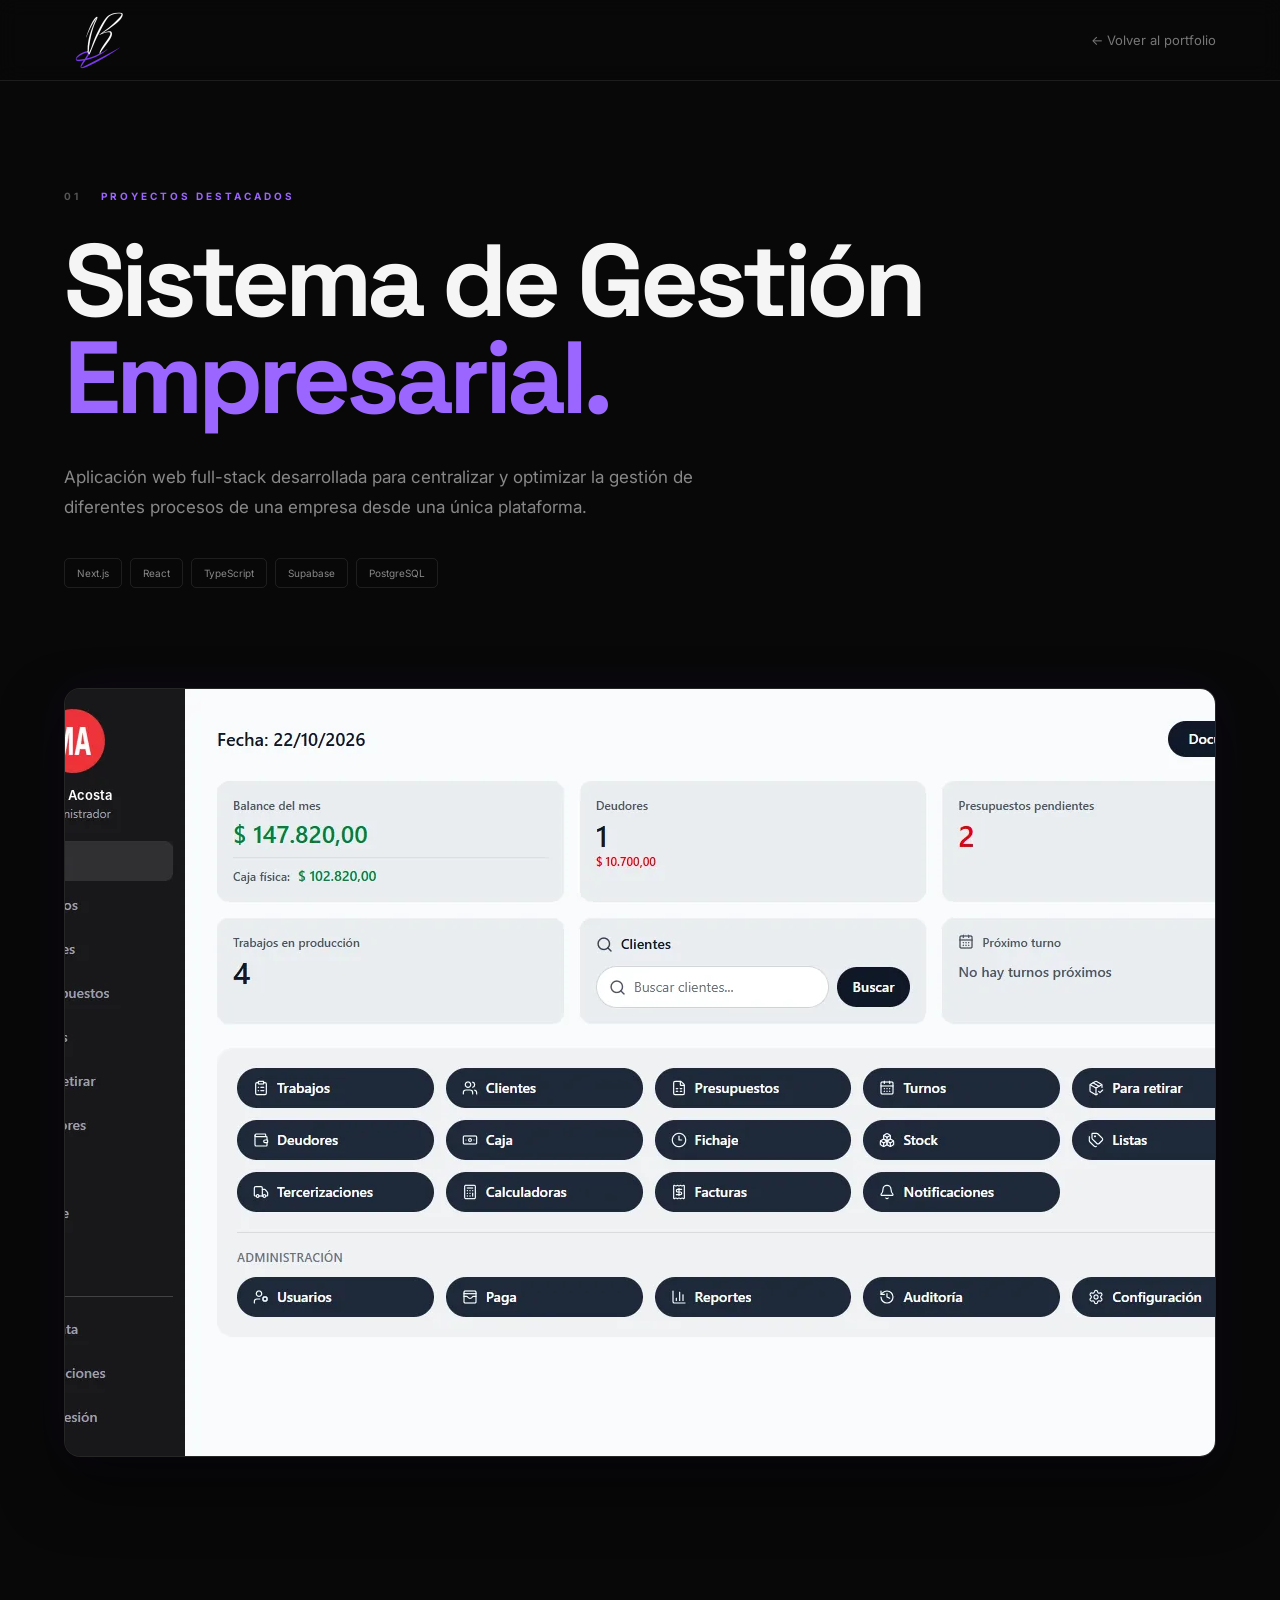
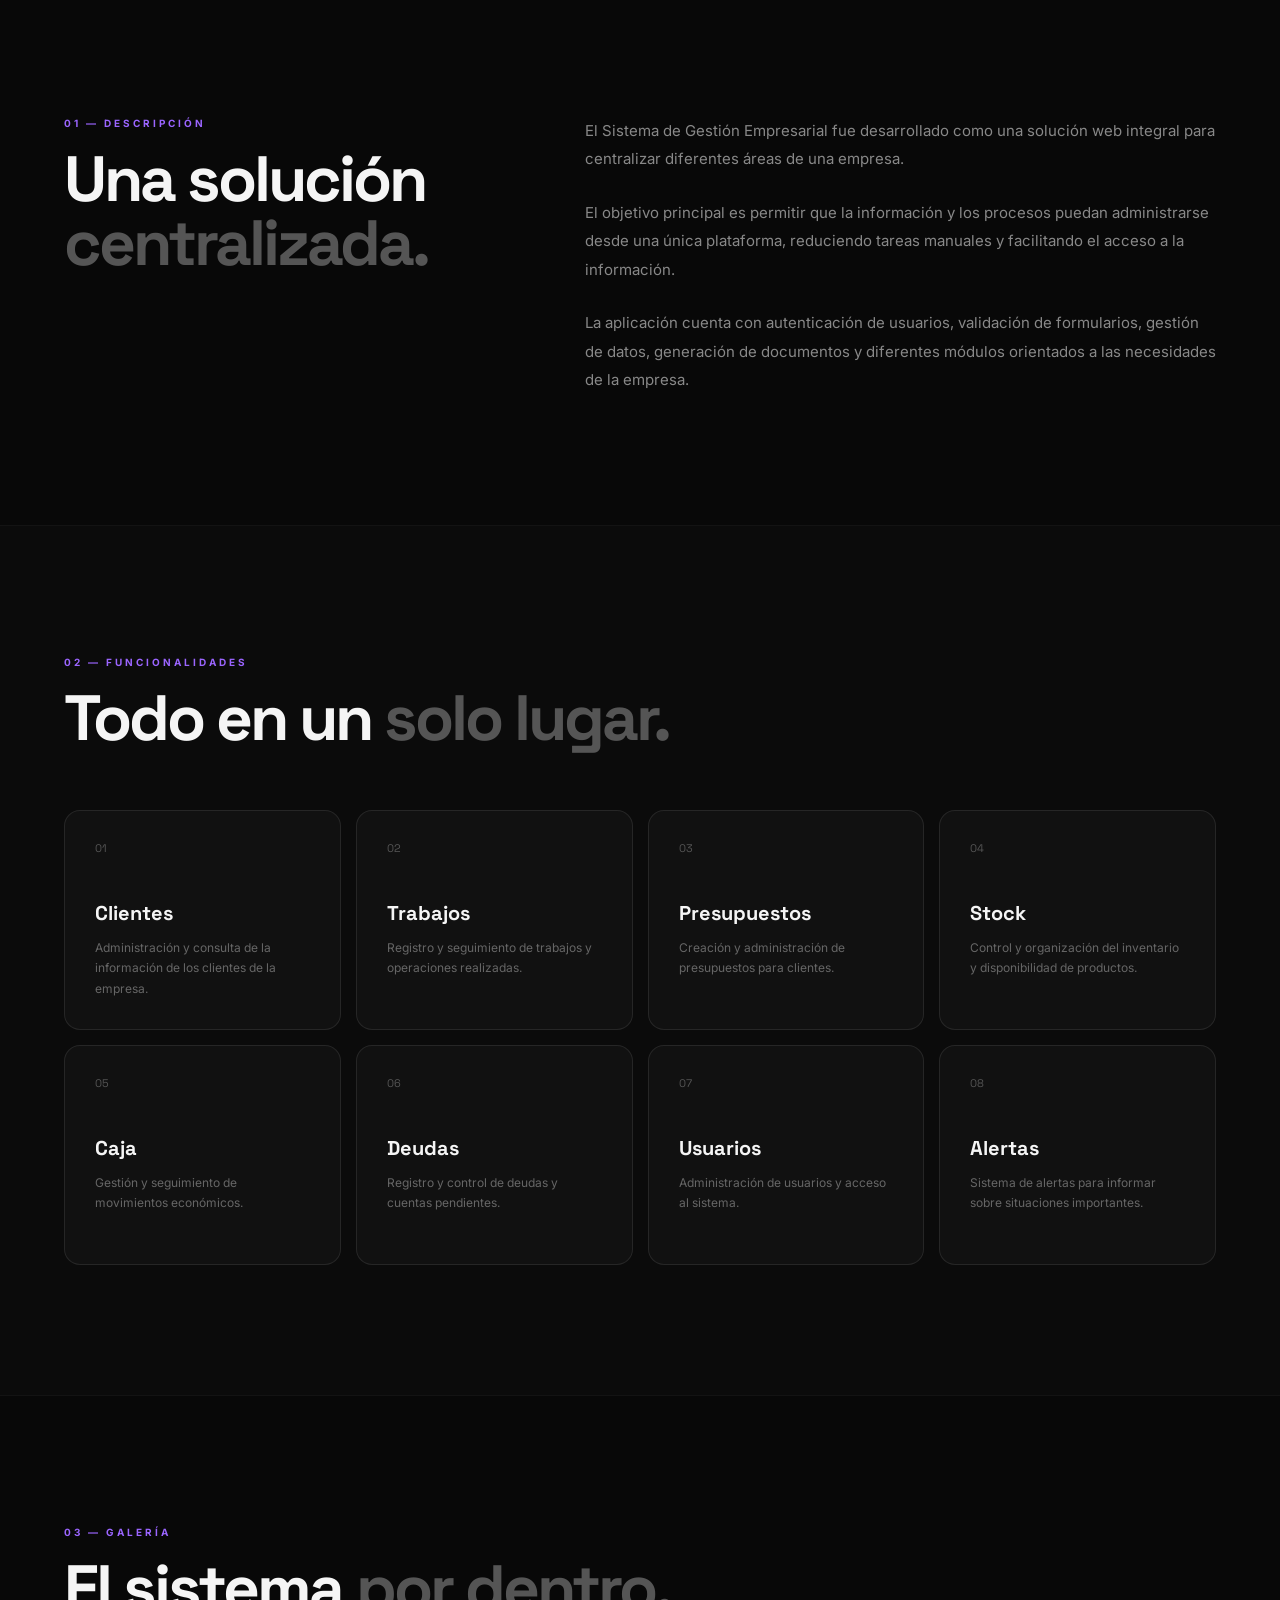
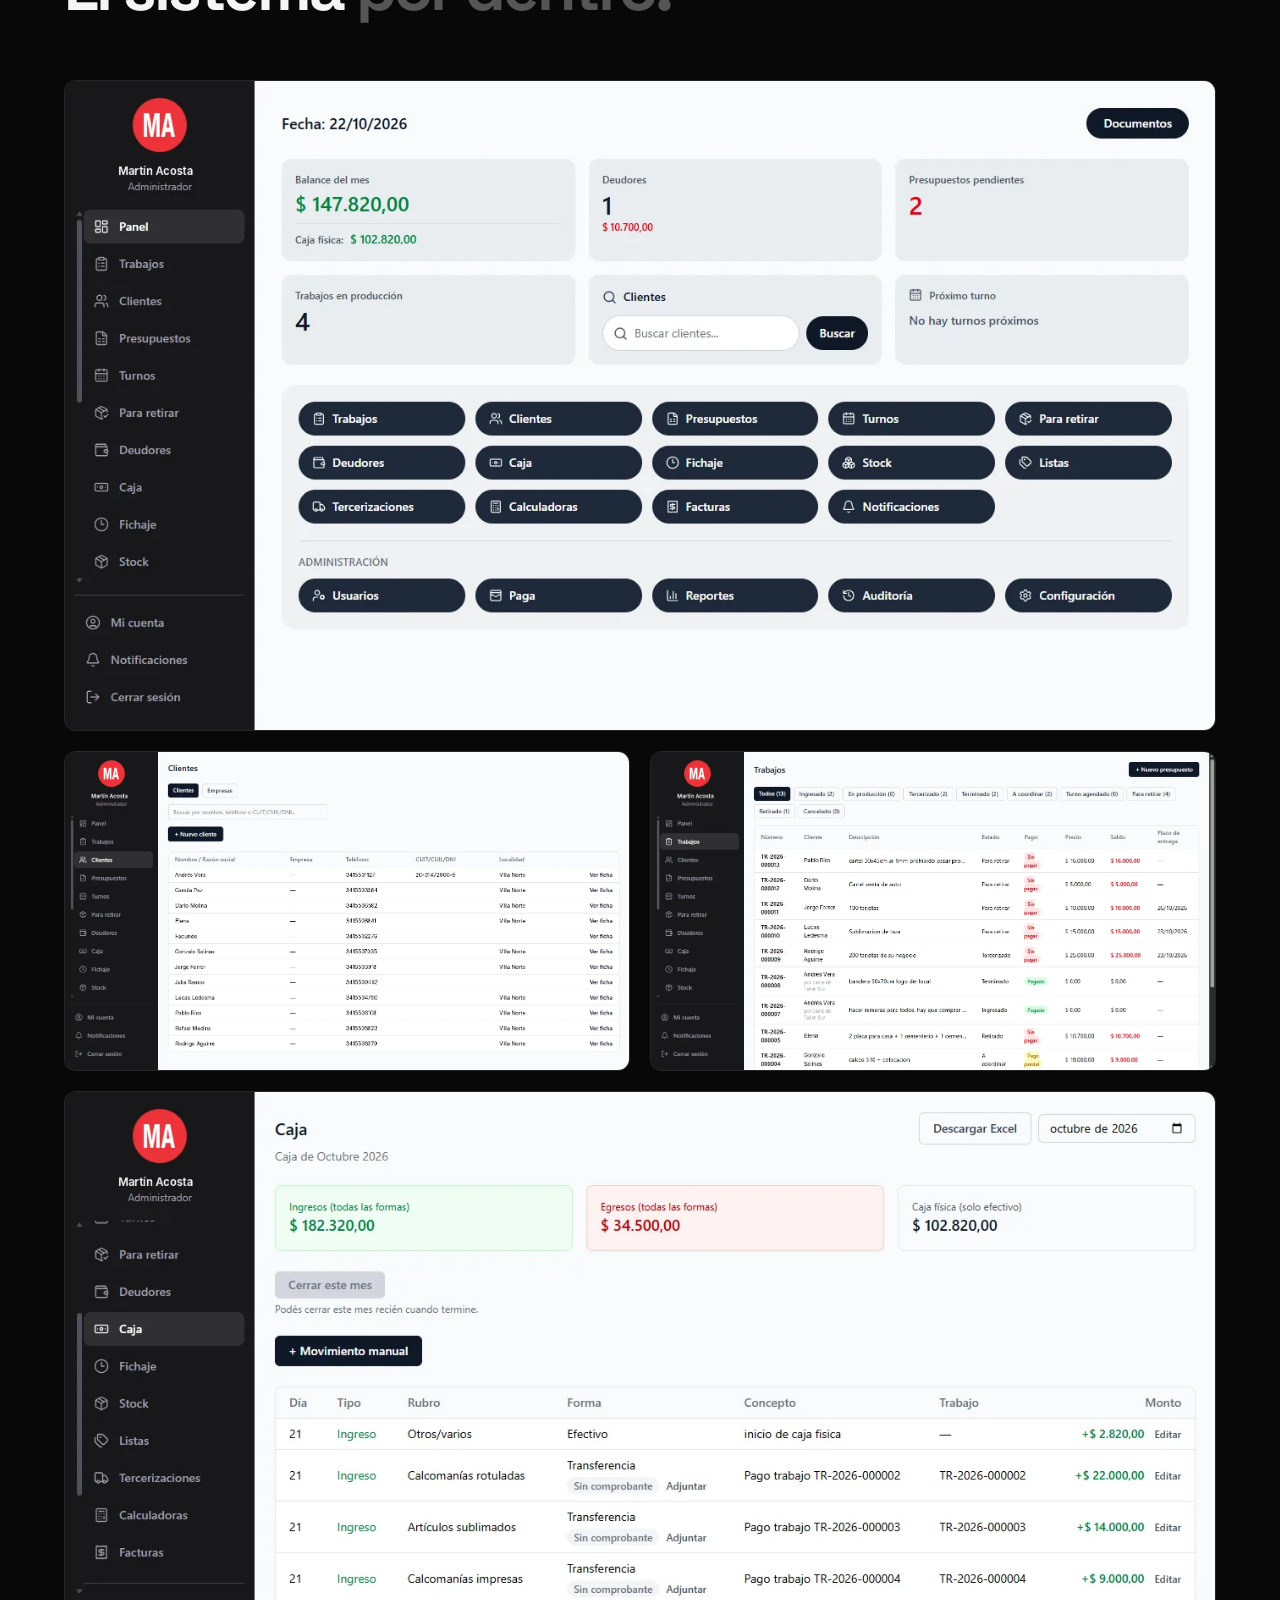
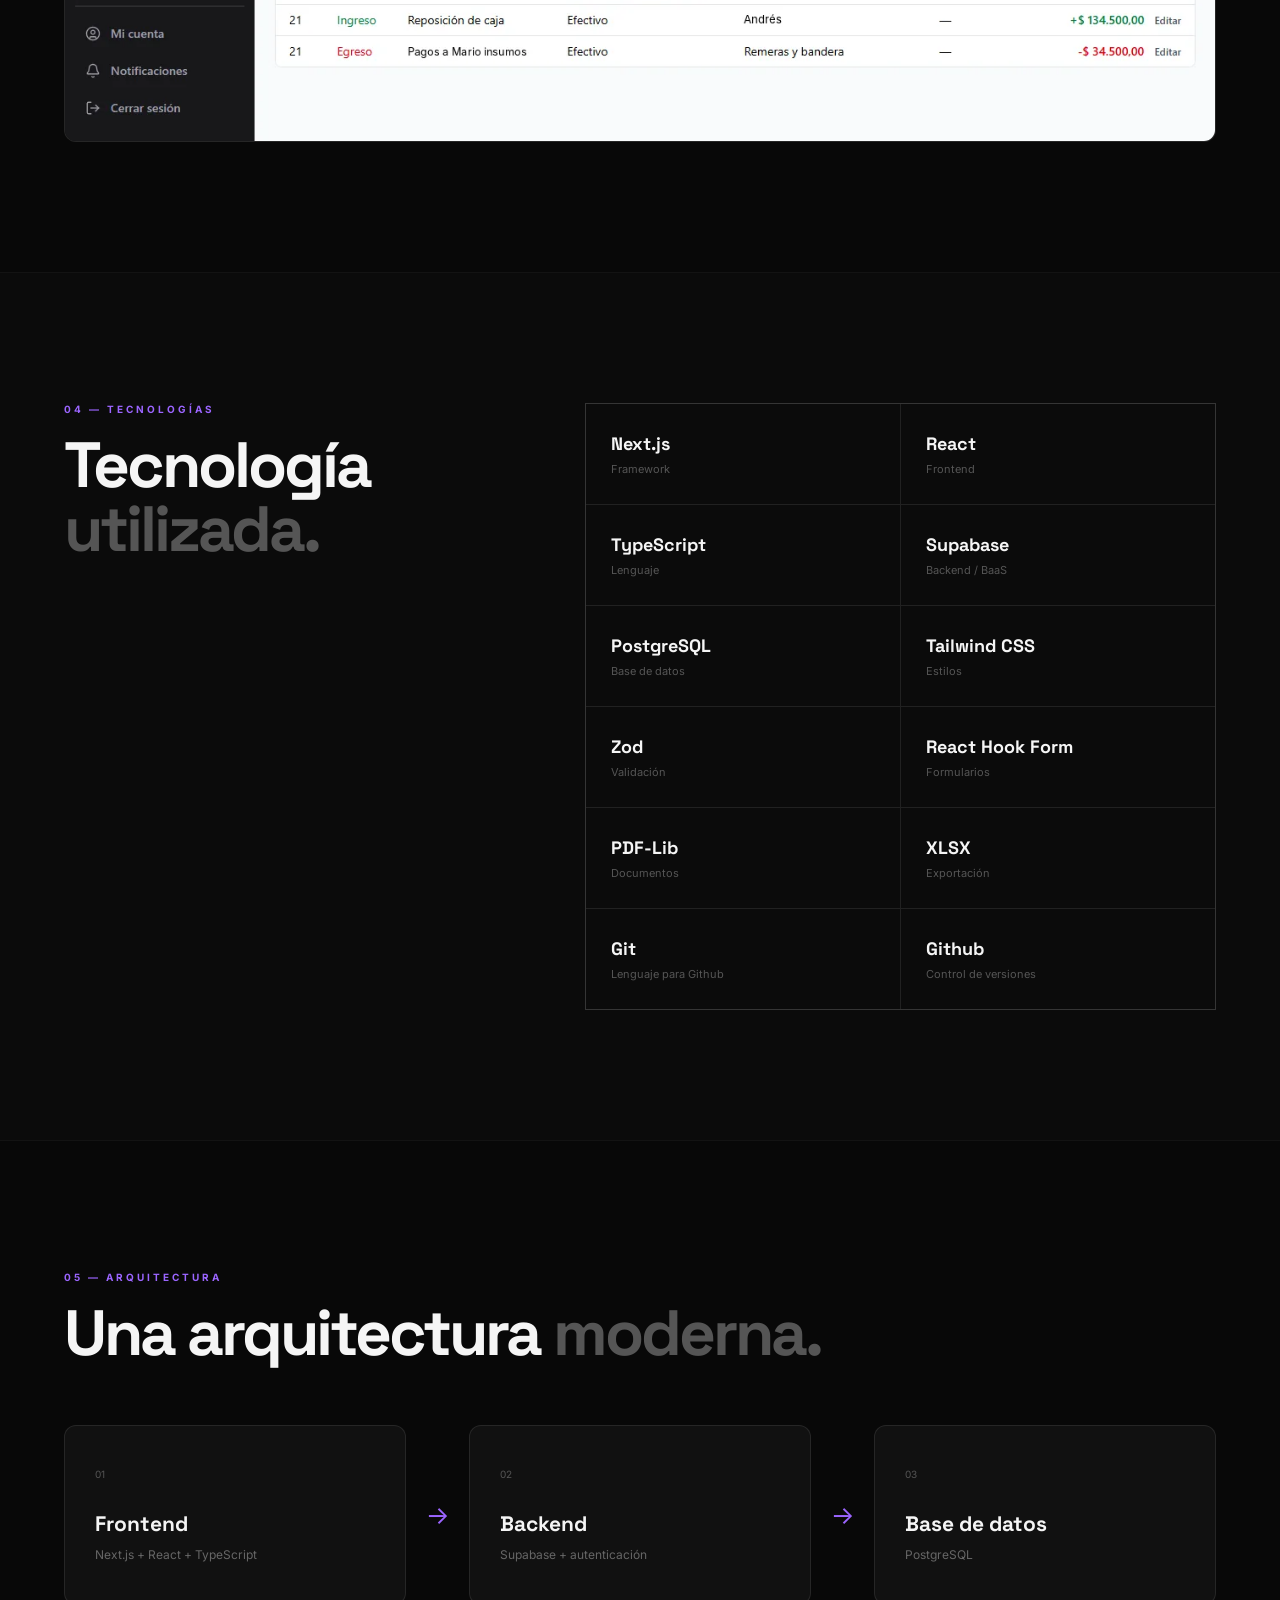
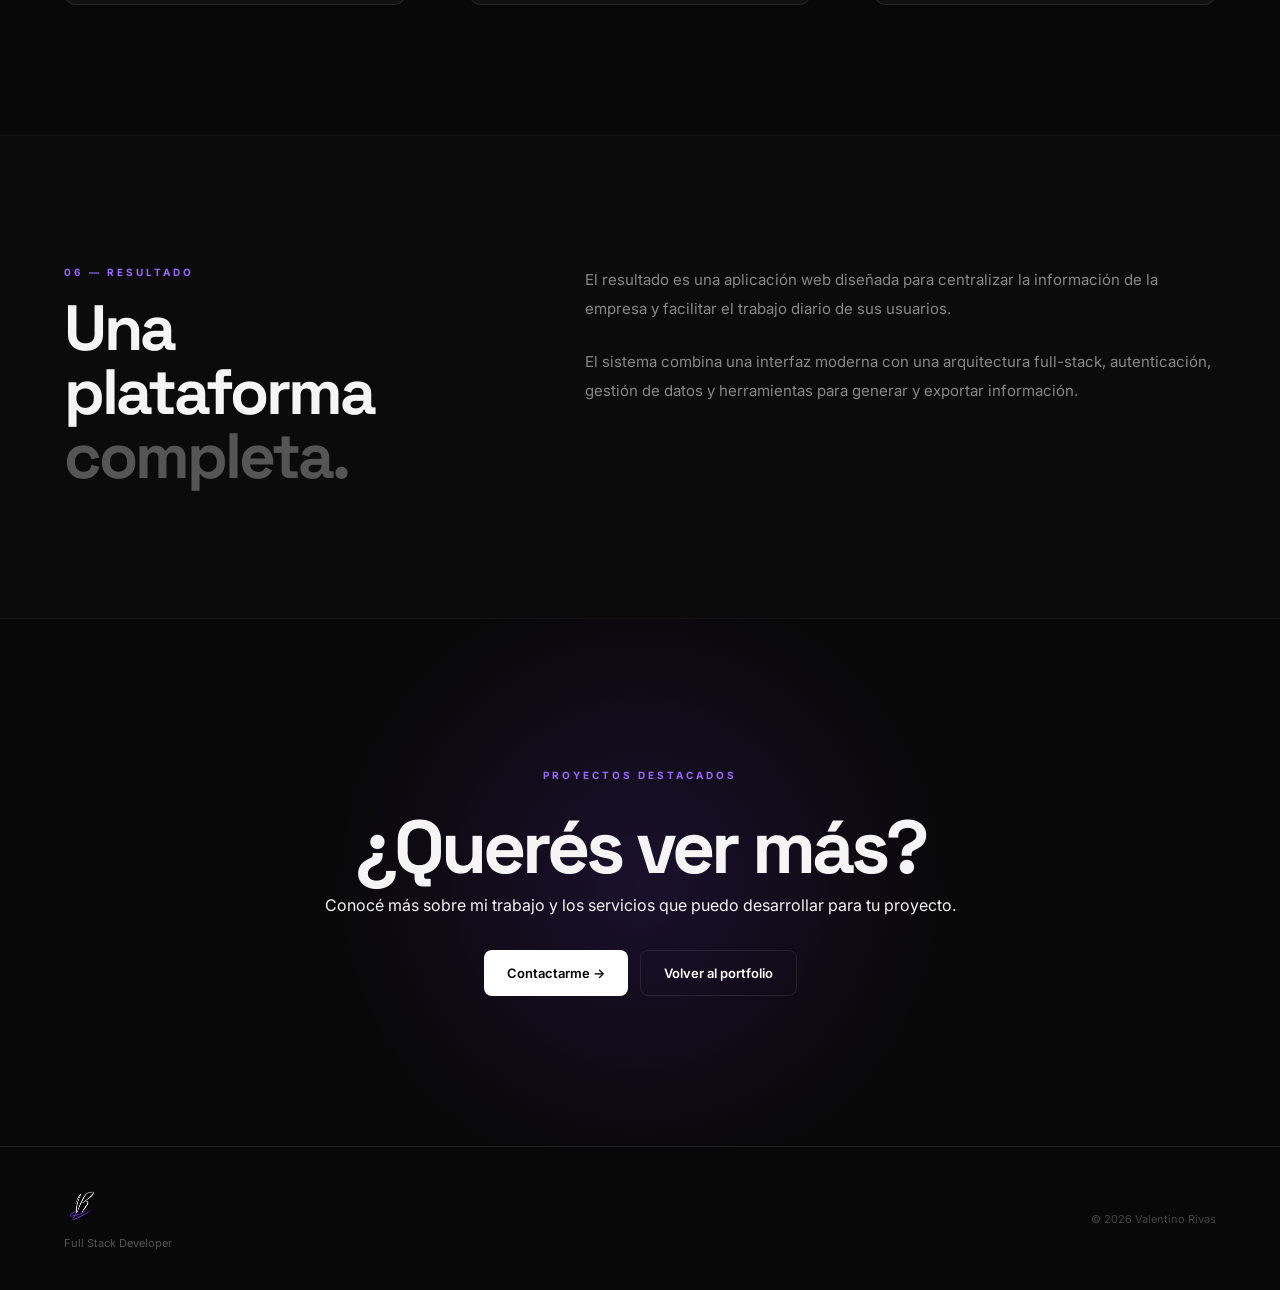
<file: proyecto.html>
<!DOCTYPE html>

<html lang="es">

<head>
    <meta charset="UTF-8">
    <meta name="viewport" content="width=device-width, initial-scale=1.0">


<meta name="description"
    content="Sistema de Gestión Empresarial desarrollado por Valentino Rivas. Aplicación web full-stack para la gestión integral de empresas.">

<title>Sistema de Gestión Empresarial | Valentino Rivas</title>

<link rel="stylesheet" href="proyecto.css">

<link rel="stylesheet" href="intro.css">

<!-- Intro: el logo se dibuja en la navbar al entrar o recargar -->
<script>
    (function () {
        var root = document.documentElement;
        var reduce = window.matchMedia &&
            window.matchMedia("(prefers-reduced-motion: reduce)").matches;

        if (reduce) return;

        root.classList.add("intro-pending", "intro-short");

        // seguro: si algo falla, la página se libera sola
        setTimeout(function () {
            root.classList.remove("intro-pending", "intro-moving", "intro-short");
        }, 9000);
    })();
</script>

<link rel="preconnect" href="https://fonts.googleapis.com">
    <link rel="preconnect" href="https://fonts.gstatic.com" crossorigin>
    <!-- las fuentes no bloquean el render: se aplican apenas llegan (display=swap) -->
    <link rel="stylesheet" media="print" onload="this.media='all'"
        href="https://fonts.googleapis.com/css2?family=Inter:wght@400;500;600;700&family=Space+Grotesk:wght@500;600;700&display=swap">
    <noscript>
        <link rel="stylesheet"
            href="https://fonts.googleapis.com/css2?family=Inter:wght@400;500;600;700&family=Space+Grotesk:wght@500;600;700&display=swap">
    </noscript>

<link rel="icon" type="image/svg+xml" href="img/favicon.svg">

    <meta name="theme-color" content="#080808">
    <meta name="color-scheme" content="dark">
    <link rel="preload" as="image" href="img/logo.png">
    <script src="intro.js" defer></script>
</head>

<body>


<!-- ================= NAVBAR ================= -->

<header class="project-navbar">

    <div class="project-container nav-inner">

        <a href="index.html" class="logo" aria-label="Valentino Rivas - Inicio">
            <img src="img/logo.png" alt="Logo de Valentino Rivas" width="300" height="300" decoding="async">
        </a>

        <a href="index.html#proyectos" class="back-link">
            ← Volver al portfolio
        </a>

    </div>

</header>


<main>

    <!-- ================= HERO ================= -->

    <section class="project-hero">

        <div class="project-container">

            <div class="hero-label">
                <span>01</span>
                PROYECTOS DESTACADOS
            </div>

            <h1>
                Sistema de Gestión
                <span>Empresarial.</span>
            </h1>

            <p class="hero-description">
                Aplicación web full-stack desarrollada para centralizar
                y optimizar la gestión de diferentes procesos de una
                empresa desde una única plataforma.
            </p>

            <div class="hero-tags">

                <span>Next.js</span>
                <span>React</span>
                <span>TypeScript</span>
                <span>Supabase</span>
                <span>PostgreSQL</span>

            </div>

        </div>

    </section>


    <!-- ================= IMAGEN PRINCIPAL ================= -->

    <section class="main-preview">

        <div class="project-container">

            <div class="main-image">

                <!-- CAMBIAR ESTA IMAGEN -->

                <picture><source srcset="img/proyecto/dashboard.webp" type="image/webp"><img src="img/proyecto/dashboard.png" alt="Dashboard del Sistema de Gestión Empresarial" width="1359" height="767" fetchpriority="high" decoding="async"></picture>

            </div>

        </div>

    </section>


    <!-- ================= DESCRIPCIÓN ================= -->

    <section class="project-section">

        <div class="project-container">

            <div class="section-grid">

                <div>

                    <p class="section-number">
                        01 — DESCRIPCIÓN
                    </p>

                    <h2>
                        Una solución
                        <span>centralizada.</span>
                    </h2>

                </div>

                <div class="section-text">

                    <p>
                        El Sistema de Gestión Empresarial fue desarrollado
                        como una solución web integral para centralizar
                        diferentes áreas de una empresa.
                    </p>

                    <p>
                        El objetivo principal es permitir que la información
                        y los procesos puedan administrarse desde una única
                        plataforma, reduciendo tareas manuales y facilitando
                        el acceso a la información.
                    </p>

                    <p>
                        La aplicación cuenta con autenticación de usuarios,
                        validación de formularios, gestión de datos,
                        generación de documentos y diferentes módulos
                        orientados a las necesidades de la empresa.
                    </p>

                </div>

            </div>

        </div>

    </section>


    <!-- ================= FUNCIONALIDADES ================= -->

    <section class="project-section dark-section">

        <div class="project-container">

            <div class="section-heading">

                <p class="section-number">
                    02 — FUNCIONALIDADES
                </p>

                <h2>
                    Todo en un
                    <span>solo lugar.</span>
                </h2>

            </div>


            <div class="features-grid">

                <article class="feature-card">

                    <span class="feature-number">01</span>

                    <h3>Clientes</h3>

                    <p>
                        Administración y consulta de la información
                        de los clientes de la empresa.
                    </p>

                </article>


                <article class="feature-card">

                    <span class="feature-number">02</span>

                    <h3>Trabajos</h3>

                    <p>
                        Registro y seguimiento de trabajos y operaciones
                        realizadas.
                    </p>

                </article>


                <article class="feature-card">

                    <span class="feature-number">03</span>

                    <h3>Presupuestos</h3>

                    <p>
                        Creación y administración de presupuestos
                        para clientes.
                    </p>

                </article>


                <article class="feature-card">

                    <span class="feature-number">04</span>

                    <h3>Stock</h3>

                    <p>
                        Control y organización del inventario
                        y disponibilidad de productos.
                    </p>

                </article>


                <article class="feature-card">

                    <span class="feature-number">05</span>

                    <h3>Caja</h3>

                    <p>
                        Gestión y seguimiento de movimientos
                        económicos.
                    </p>

                </article>


                <article class="feature-card">

                    <span class="feature-number">06</span>

                    <h3>Deudas</h3>

                    <p>
                        Registro y control de deudas y cuentas
                        pendientes.
                    </p>

                </article>


                <article class="feature-card">

                    <span class="feature-number">07</span>

                    <h3>Usuarios</h3>

                    <p>
                        Administración de usuarios y acceso
                        al sistema.
                    </p>

                </article>


                <article class="feature-card">

                    <span class="feature-number">08</span>

                    <h3>Alertas</h3>

                    <p>
                        Sistema de alertas para informar sobre
                        situaciones importantes.
                    </p>

                </article>

            </div>

        </div>

    </section>


    <!-- ================= GALERÍA ================= -->

    <section class="project-section">

        <div class="project-container">

            <div class="section-heading">

                <p class="section-number">
                    03 — GALERÍA
                </p>

                <h2>
                    El sistema
                    <span>por dentro.</span>
                </h2>

            </div>


            <div class="gallery">

                <!-- IMAGEN 1 -->

                <div class="gallery-item large">

                    <picture><source srcset="img/proyecto/dashboard.webp" type="image/webp"><img src="img/proyecto/dashboard.png" alt="Dashboard del sistema" width="1359" height="767" loading="lazy" decoding="async"></picture>

                </div>


                <!-- IMAGEN 2 -->

                <div class="gallery-item">

                    <picture><source srcset="img/proyecto/clientes.webp" type="image/webp"><img src="img/proyecto/clientes.png" alt="Módulo de clientes" width="1359" height="767" loading="lazy" decoding="async"></picture>

                </div>


                <!-- IMAGEN 3 -->

                <div class="gallery-item">

                    <picture><source srcset="img/proyecto/trabajos.webp" type="image/webp"><img src="img/proyecto/trabajos.png" alt="Módulo de trabajos" width="1359" height="767" loading="lazy" decoding="async"></picture>

                </div>


                <!-- IMAGEN 4 -->

                <div class="gallery-item large">

                    <picture><source srcset="img/proyecto/stock.webp" type="image/webp"><img src="img/proyecto/stock.png" alt="Módulo de stock" width="1359" height="767" loading="lazy" decoding="async"></picture>

                </div>

            </div>

        </div>

    </section>


    <!-- ================= TECNOLOGÍAS ================= -->

    <section class="project-section dark-section">

        <div class="project-container">

            <div class="section-grid">

                <div>

                    <p class="section-number">
                        04 — TECNOLOGÍAS
                    </p>

                    <h2>
                        Tecnología
                        <span>utilizada.</span>
                    </h2>

                </div>


                <div class="technology-list">

                    <div class="technology">

                        <strong>Next.js</strong>

                        <span>Framework</span>

                    </div>


                    <div class="technology">

                        <strong>React</strong>

                        <span>Frontend</span>

                    </div>


                    <div class="technology">

                        <strong>TypeScript</strong>

                        <span>Lenguaje</span>

                    </div>


                    <div class="technology">

                        <strong>Supabase</strong>

                        <span>Backend / BaaS</span>

                    </div>


                    <div class="technology">

                        <strong>PostgreSQL</strong>

                        <span>Base de datos</span>

                    </div>


                    <div class="technology">

                        <strong>Tailwind CSS</strong>

                        <span>Estilos</span>

                    </div>


                    <div class="technology">

                        <strong>Zod</strong>

                        <span>Validación</span>

                    </div>


                    <div class="technology">

                        <strong>React Hook Form</strong>

                        <span>Formularios</span>

                    </div>


                    <div class="technology">

                        <strong>PDF-Lib</strong>

                        <span>Documentos</span>

                    </div>


                    <div class="technology">

                        <strong>XLSX</strong>

                        <span>Exportación</span>

                    </div>


                    <div class="technology">

                        <strong>Git</strong>

                        <span>Lenguaje para Github</span>

                    </div>

                    <div class="technology">

                        <strong>Github</strong>

                        <span>Control de versiones</span>

                    </div>

                </div>

            </div>

        </div>

    </section>


    <!-- ================= ARQUITECTURA ================= -->

    <section class="project-section">

        <div class="project-container">

            <div class="section-heading">

                <p class="section-number">
                    05 — ARQUITECTURA
                </p>

                <h2>
                    Una arquitectura
                    <span>moderna.</span>
                </h2>

            </div>


            <div class="architecture">

                <div class="architecture-box">

                    <span>01</span>

                    <strong>Frontend</strong>

                    <p>
                        Next.js + React + TypeScript
                    </p>

                </div>


                <div class="architecture-arrow">
                    →
                </div>


                <div class="architecture-box">

                    <span>02</span>

                    <strong>Backend</strong>

                    <p>
                        Supabase + autenticación
                    </p>

                </div>


                <div class="architecture-arrow">
                    →
                </div>


                <div class="architecture-box">

                    <span>03</span>

                    <strong>Base de datos</strong>

                    <p>
                        PostgreSQL
                    </p>

                </div>

            </div>

        </div>

    </section>


    <!-- ================= RESULTADO ================= -->

    <section class="project-section dark-section">

        <div class="project-container">

            <div class="section-grid">

                <div>

                    <p class="section-number">
                        06 — RESULTADO
                    </p>

                    <h2>
                        Una plataforma
                        <span>completa.</span>
                    </h2>

                </div>

                <div class="section-text">

                    <p>
                        El resultado es una aplicación web diseñada para
                        centralizar la información de la empresa y facilitar
                        el trabajo diario de sus usuarios.
                    </p>

                    <p>
                        El sistema combina una interfaz moderna con una
                        arquitectura full-stack, autenticación, gestión
                        de datos y herramientas para generar y exportar
                        información.
                    </p>

                </div>

            </div>

        </div>

    </section>


    <!-- ================= CTA ================= -->

    <section class="project-cta">

        <div class="project-container">

            <p class="section-number">
                PROYECTOS DESTACADOS
            </p>

            <h2>
                ¿Querés ver más?
            </h2>

            <p>
                Conocé más sobre mi trabajo y los servicios
                que puedo desarrollar para tu proyecto.
            </p>

            <div class="cta-buttons">

                <a href="index.html#contacto" class="btn btn-primary">
                    Contactarme →
                </a>

                <a href="index.html#proyectos" class="btn btn-secondary">
                    Volver al portfolio
                </a>

            </div>

        </div>

    </section>

</main>


<!-- ================= FOOTER ================= -->

<footer>

    <div class="project-container footer-inner">

        <div>

            <a href="index.html" class="logo" aria-label="Valentino Rivas - Inicio">
                <img src="img/logo.png" alt="Logo de Valentino Rivas" width="300" height="300" decoding="async">
            </a>

            <p>
                Full Stack Developer
            </p>

        </div>

        <p>
            © 2026 Valentino Rivas
        </p>

    </div>

</footer>
</body>
</html>
</file>
<file: style.css>
/* =========================================================
   RESET
========================================================= */

* {
    margin: 0;
    padding: 0;
    box-sizing: border-box;
}

html {
    scroll-behavior: smooth;
    background: #080808;
    color-scheme: dark;
    -webkit-text-size-adjust: 100%;
    text-size-adjust: 100%;
    -webkit-tap-highlight-color: transparent;
}

body {
    background: #080808;
    color: #f5f5f5;
    font-family: "Inter", -apple-system, BlinkMacSystemFont, "Segoe UI", Roboto, "Helvetica Neue", Arial, sans-serif;
    -webkit-font-smoothing: antialiased;
    -moz-osx-font-smoothing: grayscale;
    overflow-x: hidden;
}

a {
    color: inherit;
    text-decoration: none;
}

button {
    font-family: inherit;
}

.container {
    width: min(1180px, 90%);
    margin: 0 auto;
}


/* =========================================================
   VARIABLES
========================================================= */

:root {
    --background: #080808;
    --background-2: #0d0d0d;
    --card: #111111;
    --card-hover: #151515;

    --white: #ffffff;
    --text: #e7e7e7;
    --muted: #888888;

    --accent: #7c3aed;
    --accent-light: #9b65ff;

    --border: rgba(255, 255, 255, 0.09);

    --radius: 16px;
}


/* =========================================================
   NAVBAR
========================================================= */

.navbar {
    position: fixed;
    top: 0;
    left: 0;

    width: 100%;

    z-index: 1000;

    background: rgba(8, 8, 8, 0.88);

    -webkit-backdrop-filter: blur(10px);
    backdrop-filter: blur(10px);

    border-bottom: 1px solid transparent;

    transition: border-color 0.3s ease;

    -webkit-transform: translateZ(0);
    transform: translateZ(0);
}

.navbar.scrolled {
    border-bottom-color: var(--border);
}

.nav-container {
    height: 80px;

    display: flex;
    align-items: center;
    justify-content: space-between;
}

.logo {
    display: inline-flex;
    align-items: center;
    flex-shrink: 0;
}

.logo img {
    display: block;
    width: auto;
    height: 75px;
    max-width: 280px;
    object-fit: contain;
}

.footer-container .logo img {
    height: 38px;
}


/* ================= NAV MENU ================= */

.nav-menu {
    display: flex;
    align-items: center;

    gap: 34px;
}

.nav-menu a {
    position: relative;

    color: #888;

    font-size: 14px;
    font-weight: 500;

    transition: color 0.25s ease;
}

.nav-menu a:hover,
.nav-menu a.active {
    color: white;
}

.nav-menu a::after {
    content: "";

    position: absolute;

    left: 0;
    bottom: -8px;

    width: 0;
    height: 2px;

    background: var(--accent-light);

    transition: width 0.25s ease;
}

.nav-menu a:hover::after,
.nav-menu a.active::after {
    width: 100%;
}


/* =========================================================
   BOTÓN HAMBURGUESA
========================================================= */

.menu-button {
    display: none;

    position: relative;

    width: 42px;
    height: 42px;

    padding: 0;
    margin: 0;

    border: none;

    background: transparent;

    cursor: pointer;

    flex-direction: column;
    align-items: center;
    justify-content: center;

    gap: 5px;

    z-index: 1001;
}

.menu-button span {
    display: block;

    width: 26px;
    height: 2px;

    background: #ffffff;

    border-radius: 10px;

    transform-origin: center;

    transition:
        transform 0.3s ease,
        opacity 0.2s ease,
        width 0.3s ease;
}


/* ================= HAMBURGUESA → X ================= */

.menu-button.open span:nth-child(1) {
    transform: translateY(7px) rotate(45deg);
}

.menu-button.open span:nth-child(2) {
    opacity: 0;

    width: 0;
}

.menu-button.open span:nth-child(3) {
    transform: translateY(-7px) rotate(-45deg);
}


/* =========================================================
   HERO
========================================================= */

.hero {
    min-height: 100vh;
    min-height: 100svh;

    position: relative;

    display: flex;
    align-items: center;

    overflow: hidden;
}

.hero-background {
    position: absolute;

    width: 900px;
    height: 900px;

    right: -300px;
    top: 50%;

    transform: translateY(-50%);

    /* mismo resplandor que antes, pero sin filter: blur(180px),
       que en Safari es lo que más CPU/GPU consume */
    background: radial-gradient(
        closest-side,
        rgba(124, 58, 237, 0.13) 0%,
        rgba(124, 58, 237, 0.07) 40%,
        rgba(124, 58, 237, 0.02) 70%,
        rgba(124, 58, 237, 0) 100%
    );

    pointer-events: none;
}

.hero-container {
    display: grid;

    grid-template-columns: 1.05fr 0.95fr;

    gap: 70px;

    align-items: center;
}

.hero-small {
    margin-bottom: 15px;

    font-size: 13px;
    font-weight: 700;

    letter-spacing: 4px;

    color: var(--accent-light);
}

.hero h1 {
    font-family: "Space Grotesk", "Inter", -apple-system, BlinkMacSystemFont, "Segoe UI", Arial, sans-serif;

    font-size: clamp(55px, 7vw, 92px);

    line-height: 0.95;

    letter-spacing: -5px;
}

.hero h1 span {
    display: block;

    color: var(--accent-light);
}

.hero h2 {
    margin-top: 25px;

    color: #d0d0d0;

    font-size: 25px;
    font-weight: 500;
}

.hero-description {
    max-width: 580px;

    margin-top: 22px;

    color: var(--muted);

    line-height: 1.8;

    font-size: 16px;
}

.status {
    display: inline-flex;
    align-items: center;

    gap: 9px;

    margin-bottom: 35px;

    padding: 8px 13px;

    border: 1px solid var(--border);

    border-radius: 100px;

    background: rgba(255, 255, 255, 0.025);

    color: #aaa;

    font-size: 12px;
}

.status-dot {
    width: 7px;
    height: 7px;

    border-radius: 50%;

    background: #50d890;

    box-shadow: 0 0 12px #50d890;
}

.hero-buttons {
    display: flex;

    gap: 12px;

    margin-top: 35px;
}

.btn {
    display: inline-flex;
    align-items: center;
    justify-content: center;

    gap: 15px;

    padding: 14px 23px;

    border-radius: 8px;

    font-size: 14px;
    font-weight: 600;

    transition: transform 0.3s ease, background-color 0.3s ease, color 0.3s ease, border-color 0.3s ease;
}

.btn-primary {
    background: white;

    color: black;
}

.btn-primary:hover {
    transform: translateY(-3px);

    background: var(--accent-light);

    color: white;
}

.btn-secondary {
    border: 1px solid var(--border);

    color: white;
}

.btn-secondary:hover {
    background: white;

    color: black;
}

.hero-socials {
    display: flex;

    gap: 25px;

    margin-top: 35px;

    color: #777;

    font-size: 13px;
}

.hero-socials a:hover {
    color: white;
}


/* =========================================================
   CODE WINDOW
========================================================= */

.code-window {
    position: relative;

    width: 100%;

    background: #0d0d0d;

    border: 1px solid var(--border);

    border-radius: 13px;

    box-shadow:
        0 30px 60px rgba(0, 0, 0, 0.5),
        0 0 50px rgba(124, 58, 237, 0.08);

    transform: perspective(1000px) rotateY(-5deg);

    -webkit-backface-visibility: hidden;
    backface-visibility: hidden;
    will-change: transform;

    transition: transform 0.5s ease;
}

.code-window:hover {
    transform: perspective(1000px) rotateY(0);
}

.window-top {
    height: 45px;

    display: flex;
    align-items: center;

    padding: 0 17px;

    border-bottom: 1px solid var(--border);
}

.window-buttons {
    display: flex;

    gap: 6px;

    width: 100px;
}

.window-buttons span {
    width: 9px;
    height: 9px;

    border-radius: 50%;

    background: #333;
}

.window-top p {
    color: #555;

    font-size: 12px;
}

.code-content {
    padding: 30px;

    font-family: "Courier New", monospace;

    color: #bbb;

    font-size: 13px;

    line-height: 2;
}

.indent {
    padding-left: 25px;
}

.purple {
    color: #b889ff;
}

.blue {
    color: #70b8ff;
}

.green {
    color: #72d6a0;
}

.cursor {
    display: inline-block;

    width: 7px;
    height: 15px;

    margin-left: 2px;

    vertical-align: middle;

    background: var(--accent-light);

    animation: cursorBlink 1s steps(1, end) infinite;
}

@keyframes cursorBlink {
    0%, 49.99% { opacity: 1; }
    50%, 100%  { opacity: 0; }
}

.scroll-indicator {
    position: absolute;

    bottom: 30px;
    left: 50%;

    transform: translateX(-50%);

    color: #555;

    font-size: 10px;

    letter-spacing: 2px;

    text-transform: uppercase;
}

.scroll-indicator span {
    display: block;

    width: 1px;
    height: 30px;

    margin: 0 auto 8px;

    background: #555;
}


/* =========================================================
   SECTIONS
========================================================= */

.section {
    padding: 130px 0;
}

.section-header {
    margin-bottom: 70px;
}

.section-number {
    margin-bottom: 18px;

    color: var(--accent-light);

    font-size: 11px;
    font-weight: 700;

    letter-spacing: 3px;
}

.section-header h2 {
    font-family: "Space Grotesk", "Inter", -apple-system, BlinkMacSystemFont, "Segoe UI", Arial, sans-serif;

    font-size: clamp(40px, 5vw, 65px);

    line-height: 1.05;

    letter-spacing: -3px;
}

.section-header h2 span {
    color: #555;
}


/* =========================================================
   ABOUT
========================================================= */

.about-grid {
    display: grid;

    grid-template-columns: 1.2fr 0.8fr;

    gap: 100px;
}

.about-text {
    color: #999;

    font-size: 16px;

    line-height: 1.9;
}

.about-text p + p {
    margin-top: 20px;
}

.about-text .lead {
    color: white;

    font-size: 22px;

    line-height: 1.5;
}

.about-stats {
    display: grid;

    grid-template-columns: 1fr 1fr;

    gap: 1px;

    background: var(--border);

    border: 1px solid var(--border);
}

.stat {
    min-height: 160px;

    display: flex;

    flex-direction: column;

    justify-content: center;

    padding: 30px;

    background: var(--background);
}

.stat strong {
    font-family: "Space Grotesk", "Inter", -apple-system, BlinkMacSystemFont, "Segoe UI", Arial, sans-serif;

    font-size: 27px;
}

.stat span {
    margin-top: 7px;

    color: #666;

    font-size: 12px;
}


/* =========================================================
   SKILLS
========================================================= */

.skills-section {
    background: #0b0b0b;
}

.skills-grid {
    display: grid;

    grid-template-columns: repeat(4, 1fr);

    gap: 15px;
}

.skill-card {
    padding: 35px 28px;

    background: var(--card);

    border: 1px solid var(--border);

    border-radius: var(--radius);

    transition: transform 0.3s ease, background-color 0.3s ease, border-color 0.3s ease;
}

.skill-card:hover {
    transform: translateY(-7px);

    background: var(--card-hover);

    border-color: rgba(155, 101, 255, 0.3);
}

.skill-icon {
    display: inline-flex;

    align-items: center;
    justify-content: center;

    width: 42px;
    height: 42px;

    margin-bottom: 30px;

    border: 1px solid var(--border);

    border-radius: 8px;

    color: var(--accent-light);

    font-size: 11px;
    font-weight: 700;
}

.skill-card h3 {
    font-family: "Space Grotesk", "Inter", -apple-system, BlinkMacSystemFont, "Segoe UI", Arial, sans-serif;

    font-size: 20px;
}

.skill-card p {
    min-height: 80px;

    margin-top: 15px;

    color: #777;

    font-size: 13px;

    line-height: 1.7;
}

.skill-tags {
    display: flex;

    flex-wrap: wrap;

    gap: 7px;

    margin-top: 25px;
}

.skill-tags span,
.project-tech span {
    padding: 6px 9px;

    border: 1px solid var(--border);

    border-radius: 5px;

    color: #888;

    font-size: 10px;
}

.tech-list {
    display: flex;

    flex-wrap: wrap;

    justify-content: center;

    gap: 30px;

    margin-top: 70px;

    color: #555;

    font-family: "Space Grotesk", "Inter", -apple-system, BlinkMacSystemFont, "Segoe UI", Arial, sans-serif;

    font-size: 13px;
}


/* =========================================================
   PROJECTS
========================================================= */

.projects-header {
    display: flex;

    justify-content: space-between;

    align-items: end;

    gap: 50px;
}

.projects-intro {
    max-width: 300px;

    color: #777;

    line-height: 1.7;

    font-size: 13px;
}

.projects-grid {
    display: grid;

    grid-template-columns: repeat(2, 1fr);

    gap: 20px;
}


/* Hace que cada tarjeta de proyecto sea un enlace completo */
.project-card-link {
    display: block;
    color: inherit;
    text-decoration: none;
    height: 100%;
    cursor: pointer;
}

.project-card-link:focus-visible {
    outline: 2px solid var(--accent, #a855f7);
    outline-offset: 5px;
    border-radius: 12px;
}

.project-card-link .project-card {
    height: 100%;
}

.project-card {
    overflow: hidden;

    background: var(--card);

    border: 1px solid var(--border);

    border-radius: var(--radius);

    transition: transform 0.35s ease, border-color 0.35s ease;

    -webkit-transform: translateZ(0);
    transform: translateZ(0);
}

/* mientras el mouse mueve la tarjeta, el transform sigue al cursor sin retraso */
.project-card.is-tilting {
    transition: border-color 0.35s ease;
}

.project-card:hover {
    transform: translateY(-8px);

    border-color: rgba(155, 101, 255, 0.3);
}

.project-card.featured {
    grid-column: span 2;
    display: grid;
    grid-template-columns: 1.2fr 0.8fr;
}

.project-card-peluqueria {
    margin-top: 20px;
}

.project-image {
    position: relative;

    min-height: 300px;

    overflow: hidden;

    background:
        radial-gradient(
            circle at 50% 50%,
            rgba(124, 58, 237, 0.18),
            transparent 60%
        ),
        #0c0c0c;
}

.project-real-image {
    position: absolute;

    width: 82%;
    height: 78%;

    left: 50%;
    top: 55%;

    transform: translate(-50%, -50%);

    object-fit: cover;

    border: 1px solid #252525;

    border-radius: 8px;

    box-shadow:
        0 20px 40px rgba(0, 0, 0, 0.6),
        0 0 40px rgba(124, 58, 237, 0.08);

    transition: transform 0.5s ease;
}

.project-card:hover .project-real-image {
    transform: translate(-50%, -50%) scale(1.03);
}

.project-overlay {
    position: absolute;

    z-index: 2;

    top: 20px;
    left: 20px;
    right: 20px;

    display: flex;

    justify-content: space-between;

    color: #666;

    font-size: 9px;

    letter-spacing: 2px;
}

.project-info {
    padding: 35px;
}

.project-category {
    color: var(--accent-light);

    font-size: 9px;
    font-weight: 700;

    letter-spacing: 2px;
}

.project-info h3 {
    margin-top: 12px;

    font-family: "Space Grotesk", "Inter", -apple-system, BlinkMacSystemFont, "Segoe UI", Arial, sans-serif;

    font-size: 25px;
}

.project-info > p:not(.project-category) {
    margin-top: 12px;

    color: #777;

    font-size: 13px;

    line-height: 1.7;
}

.project-tech {
    display: flex;

    flex-wrap: wrap;

    gap: 6px;

    margin-top: 25px;
}

.project-link {
    display: inline-flex;
    align-items: center;
    gap: 8px;
    margin-top: 28px;
    font-size: 12px;
    font-weight: 600;
    transition: color 0.25s ease;
}

.project-preview-note {
    margin-top: 28px !important;
    color: var(--accent-light) !important;
    font-size: 12px !important;
    font-weight: 600;
}

.project-link:hover {
    color: var(--accent-light);
}


/* =========================================================
   SERVICES
========================================================= */

.services-section {
    background: #0b0b0b;
}

.services-list {
    border-top: 1px solid var(--border);
}

.service {
    display: grid;

    grid-template-columns: 80px 1fr 50px;

    align-items: center;

    gap: 30px;

    padding: 30px 10px;

    border-bottom: 1px solid var(--border);

    transition: padding 0.3s ease, background-color 0.3s ease;
}

.service:hover {
    padding-left: 20px;
    padding-right: 20px;

    background: rgba(255, 255, 255, 0.015);
}

.service-number {
    color: #555;

    font-family: "Space Grotesk", "Inter", -apple-system, BlinkMacSystemFont, "Segoe UI", Arial, sans-serif;

    font-size: 12px;
}

.service h3 {
    font-family: "Space Grotesk", "Inter", -apple-system, BlinkMacSystemFont, "Segoe UI", Arial, sans-serif;

    font-size: 22px;
}

.service p {
    max-width: 600px;

    margin-top: 7px;

    color: #666;

    font-size: 13px;

    line-height: 1.6;
}

.service-arrow {
    position: relative;
    display: block;
    width: 22px;
    height: 22px;
    color: var(--accent-light);
}

/* Flechas dibujadas con CSS: se ven igual en PC y móvil, sin emojis */
.service-arrow::before {
    content: "";
    position: absolute;
    width: 10px;
    height: 10px;
    top: 3px;
    right: 3px;
    border-top: 2px solid currentColor;
    border-right: 2px solid currentColor;
}

.service-arrow::after {
    content: "";
    position: absolute;
    width: 15px;
    height: 2px;
    top: 10px;
    left: 2px;
    background: currentColor;
    transform: rotate(-45deg);
    transform-origin: center;
}

.arrow-icon {
    position: relative;
    display: inline-block;
    width: 17px;
    height: 14px;
    flex: 0 0 17px;
    vertical-align: middle;
}

.arrow-icon::before {
    content: "";
    position: absolute;
    width: 9px;
    height: 9px;
    top: 2px;
    right: 1px;
    border-top: 2px solid currentColor;
    border-right: 2px solid currentColor;
    transform: rotate(45deg);
}

.arrow-icon::after {
    content: "";
    position: absolute;
    height: 2px;
    width: 14px;
    left: 1px;
    top: 6px;
    background: currentColor;
}


/* =========================================================
   CONTACT
========================================================= */

.contact-section {
    padding: 140px 0;
}

.contact-box {
    position: relative;

    overflow: hidden;

    padding: 90px 70px;

    background:
        radial-gradient(
            circle at 80% 50%,
            rgba(124, 58, 237, 0.2),
            transparent 45%
        ),
        #101010;

    border: 1px solid var(--border);

    border-radius: 20px;
}

.contact-box h2 {
    font-family: "Space Grotesk", "Inter", -apple-system, BlinkMacSystemFont, "Segoe UI", Arial, sans-serif;

    font-size: clamp(45px, 6vw, 75px);

    line-height: 1;

    letter-spacing: -4px;
}

.contact-box h2 span {
    color: var(--accent-light);
}

.contact-box > p:not(.section-number) {
    max-width: 500px;

    margin-top: 25px;

    color: #777;

    line-height: 1.7;
}

.contact-button {
    margin-top: 35px;
}


/* =========================================================
   FOOTER
========================================================= */

footer {
    padding: 40px 0;

    border-top: 1px solid var(--border);
}

.footer-container {
    display: flex;

    align-items: center;

    justify-content: space-between;
}

.footer-container > div:first-child p {
    margin-top: 7px;

    color: #555;

    font-size: 11px;
}

.footer-links {
    display: flex;

    gap: 25px;

    color: #666;

    font-size: 12px;
}

.footer-links a:hover {
    color: white;
}

.copyright {
    color: #444;

    font-size: 11px;
}


/* =========================================================
   ANIMATIONS
========================================================= */

.hero-content,
.hero-code {
    animation: fadeUp 0.9s ease forwards;
}

.hero-code {
    animation-delay: 0.15s;

    opacity: 0;
}

@keyframes fadeUp {

    from {
        opacity: 0;

        transform: translateY(25px);
    }

    to {
        opacity: 1;

        transform: translateY(0);
    }

}

.reveal {
    opacity: 0;

    transform: translateY(35px);

    transition:
        opacity 0.7s ease,
        transform 0.7s ease;

    will-change: opacity, transform;
}

.reveal.visible {
    opacity: 1;

    transform: translateY(0);
}


/* =========================================================
   RESPONSIVE - TABLET
========================================================= */

@media (max-width: 950px) {

    /* NAVBAR */

    .menu-button {
        display: flex;
    }

    .nav-menu {
        position: absolute;

        top: 80px;
        left: 0;

        width: 100%;

        display: flex;

        flex-direction: column;

        align-items: stretch;

        gap: 0;

        padding: 10px 25px 25px;

        background: #0b0b0b;

        border-bottom: 1px solid var(--border);

        opacity: 0;

        visibility: hidden;

        transform: translateY(-10px);

        transition:
            opacity 0.3s ease,
            transform 0.3s ease,
            visibility 0.3s ease;
    }

    .nav-menu.open {
        opacity: 1;

        visibility: visible;

        transform: translateY(0);
    }

    .nav-menu a {
        padding: 16px 0;

        border-bottom: 1px solid rgba(255, 255, 255, 0.05);
    }

    .nav-menu a:last-child {
        border-bottom: none;
    }

    .nav-menu a::after {
        display: none;
    }


    /* HERO */

    .hero-container {
        grid-template-columns: 1fr;
    }

    .hero {
        padding-top: 130px;

        padding-bottom: 100px;
    }

    .hero-code {
        max-width: 650px;
    }


    /* ABOUT */

    .about-grid {
        grid-template-columns: 1fr;

        gap: 50px;
    }


    /* SKILLS */

    .skills-grid {
        grid-template-columns: repeat(2, 1fr);
    }


    /* PROJECT */

    .project-card.featured {
        grid-column: span 1;
        display: block;
    }

    .logo img {
        height: 65px;
        max-width: 240px;
    }

}


/* =========================================================
   RESPONSIVE - MOBILE
========================================================= */

@media (max-width: 650px) {

    .container {
        width: 88%;
    }

    .section {
        padding: 90px 0;
    }


    /* HERO */

    .hero h1 {
        font-size: 60px;

        letter-spacing: -4px;
    }

    .hero h2 {
        font-size: 20px;
    }

    .hero-buttons {
        flex-direction: column;

        align-items: stretch;
    }

    .btn {
        width: 100%;
    }

    .hero-code {
        display: none;
    }

    .scroll-indicator {
        display: none;
    }


    /* SECTIONS */

    .section-header {
        margin-bottom: 45px;
    }

    .section-header h2 {
        font-size: 43px;

        letter-spacing: -2px;
    }


    /* SKILLS */

    .skills-grid {
        grid-template-columns: 1fr;
    }

    .skill-card p {
        min-height: auto;
    }


    /* PROJECTS */

    .projects-header {
        display: block;
    }

    .projects-intro {
        margin-top: 20px;
    }

    .projects-grid {
        grid-template-columns: 1fr;
    }

    .project-card.featured {
        grid-column: span 1;
    }

    .logo img {
        height: 65px;
        max-width: 240px;
    }

    .project-image {
        min-height: 250px;
    }

    .project-info {
        padding: 28px 22px;
    }


    /* SERVICES */

    .service {
        grid-template-columns: 35px 1fr 25px;

        gap: 10px;
    }

    .service h3 {
        font-size: 18px;
    }

    .service p {
        font-size: 12px;
    }


    /* CONTACT */

    .contact-box {
        padding: 55px 30px;
    }

    .contact-box h2 {
        font-size: 47px;

        letter-spacing: -3px;
    }


    /* FOOTER */

    .footer-container {
        flex-direction: column;

        align-items: flex-start;

        gap: 25px;
    }

}

/* =========================================================
   REVIEWS (calificaciones)
========================================================= */

.reviews {
    --interval: 5s;   /* tiempo entre slides */
}

.reviews-viewport {
    overflow: hidden;

    border-radius: 20px;

    isolation: isolate;
    -webkit-transform: translateZ(0);
    transform: translateZ(0);
}

.reviews-track {
    display: flex;

    transition: transform 0.9s cubic-bezier(0.76, 0, 0.24, 1);

    will-change: transform;
}

.review-slide {
    flex: 0 0 100%;

    min-width: 0;
}

.review-card {
    position: relative;

    overflow: hidden;

    height: 100%;
    min-height: 340px;

    display: flex;
    flex-direction: column;
    justify-content: space-between;

    gap: 40px;

    padding: 60px 64px;

    background:
        radial-gradient(
            circle at 90% 0%,
            rgba(124, 58, 237, 0.18),
            transparent 45%
        ),
        #101010;

    border: 1px solid var(--border);

    border-radius: 20px;
}

/* comilla decorativa */

.review-card::before {
    content: "“";

    position: absolute;

    top: 0;
    right: 44px;

    color: rgba(155, 101, 255, 0.12);

    font-family: "Space Grotesk", "Inter", -apple-system, BlinkMacSystemFont, "Segoe UI", Arial, sans-serif;
    font-size: 220px;
    line-height: 1;

    pointer-events: none;
}

.review-stars {
    display: flex;

    gap: 5px;

    color: var(--accent-light);

    font-size: 18px;
}

.review-text {
    max-width: 800px;

    color: var(--white);

    font-family: "Space Grotesk", "Inter", -apple-system, BlinkMacSystemFont, "Segoe UI", Arial, sans-serif;
    font-size: clamp(20px, 2.4vw, 30px);
    line-height: 1.4;

    letter-spacing: -0.5px;
}

.review-author {
    display: flex;
    align-items: center;

    gap: 14px;
}

.review-avatar {
    width: 46px;
    height: 46px;

    display: grid;
    place-items: center;

    flex-shrink: 0;

    color: var(--accent-light);

    font-family: "Space Grotesk", "Inter", -apple-system, BlinkMacSystemFont, "Segoe UI", Arial, sans-serif;
    font-size: 17px;
    font-weight: 700;

    background: rgba(124, 58, 237, 0.15);

    border: 1px solid rgba(155, 101, 255, 0.35);

    border-radius: 50%;
}

.review-author strong {
    display: block;

    font-size: 15px;
}

.review-author div span {
    display: block;

    margin-top: 3px;

    color: #777;

    font-size: 12px;
}


/* ================= CONTROLES ================= */

.reviews-controls {
    display: flex;
    align-items: center;
    justify-content: space-between;

    gap: 20px;

    margin-top: 26px;
}

.reviews-dots {
    display: flex;

    gap: 8px;
}

.reviews-dot {
    position: relative;

    width: 52px;
    height: 20px;

    background: none;

    border: 0;

    cursor: pointer;
}

.reviews-dot::before,
.reviews-dot::after {
    content: "";

    position: absolute;

    left: 0;
    right: 0;
    top: 50%;

    height: 3px;

    margin-top: -1.5px;

    border-radius: 2px;
}

.reviews-dot::before {
    background: rgba(255, 255, 255, 0.12);
}

.reviews-dot::after {
    background: var(--accent-light);

    transform: scaleX(0);
    transform-origin: left;
}

.reviews-dot.is-active::after {
    animation: reviewsProgress var(--interval) linear forwards;
}

/* la barra (y por lo tanto la rotación) se pausa al pasar el mouse o enfocar */

.reviews:hover .reviews-dot.is-active::after,
.reviews:focus-within .reviews-dot.is-active::after {
    animation-play-state: paused;
}

/* fuera de pantalla el carrusel no avanza ni anima */
.reviews.is-offscreen .reviews-dot.is-active::after {
    animation-play-state: paused;
}

@keyframes reviewsProgress {
    from { transform: scaleX(0); }
    to   { transform: scaleX(1); }
}

.reviews-arrows {
    display: flex;

    gap: 10px;
}

.reviews-arrow {
    width: 46px;
    height: 46px;

    color: #aaa;

    font-size: 18px;

    background: transparent;

    border: 1px solid var(--border);

    border-radius: 50%;

    cursor: pointer;

    transition: color 0.25s ease, border-color 0.25s ease, background-color 0.25s ease;
}

.reviews-arrow:hover {
    color: white;

    border-color: var(--accent-light);

    background: rgba(124, 58, 237, 0.15);
}


/* ================= RESPONSIVE ================= */

@media (max-width: 950px) {

    .review-card {
        padding: 46px 40px;
    }

}

@media (max-width: 650px) {

    .review-card {
        min-height: 0;

        gap: 30px;

        padding: 34px 26px;
    }

    .review-card::before {
        right: 20px;

        font-size: 150px;
    }

    .reviews-dot {
        width: 36px;
    }

    .reviews-arrow {
        width: 42px;
        height: 42px;
    }

}

@media (prefers-reduced-motion: reduce) {

    html {
        scroll-behavior: auto;
    }

    .reviews-track {
        transition: none;
    }

    .reveal {
        opacity: 1;
        transform: none;
        transition: none;
    }

    .cursor {
        animation: none;
    }

}

/* =========================================================
   SCROLLBAR (barra de desplazamiento)
========================================================= */

/* Chrome, Edge, Safari */

::-webkit-scrollbar {
    width: 12px;
    height: 12px;
}

::-webkit-scrollbar-track {
    background: #080808;

    border-left: 1px solid rgba(255, 255, 255, 0.06);
}

::-webkit-scrollbar-thumb {
    background: linear-gradient(180deg, #7c3aed, #4c1d95);

    border: 3px solid #080808;

    border-radius: 999px;
}

::-webkit-scrollbar-thumb:hover {
    background: linear-gradient(180deg, #9b65ff, #7c3aed);
}

::-webkit-scrollbar-corner {
    background: #080808;
}

/* Firefox */

@supports not selector(::-webkit-scrollbar) {

    html {
        scrollbar-width: thin;
        scrollbar-color: #7c3aed #080808;
    }

}
</file>
<file: intro.css>
/* =========================================================
   INTRO - el logo se dibuja, se colorea y viaja a la navbar
   (se activa solo cuando <html> tiene la clase .intro-pending)
========================================================= */

/* ---------- Estado inicial mientras corre la intro ---------- */

/* el scroll solo se bloquea en la intro completa */
html.intro-pending:not(.intro-short),
html.intro-pending:not(.intro-short) body {
    overflow: hidden;
}

/* cortina que tapa la página antes de que JS cree la intro (evita parpadeo) */
html.intro-pending:not(.intro-moving)::before {
    content: "";
    position: fixed;
    inset: 0;
    z-index: 2900;
    background: #080808;
}

/* el logo real de la navbar se mantiene oculto hasta que llega el logo animado */
.navbar .logo img,
.project-navbar .logo img {
    transition: opacity 0.35s ease;
}

html.intro-pending .navbar .logo img,
html.intro-pending .project-navbar .logo img {
    opacity: 0;
}

/* hero y links del menú esperan a que el logo empiece a viajar */
html.intro-pending:not(.intro-moving) .hero-content,
html.intro-pending:not(.intro-moving) .hero-code {
    animation: none;
    opacity: 0;
}

html.intro-pending:not(.intro-moving) .nav-menu a,
html.intro-pending:not(.intro-moving) .menu-button {
    opacity: 0;
}

html.intro-pending.intro-moving .nav-menu a,
html.intro-pending.intro-moving .menu-button {
    animation: introFade 0.6s ease backwards;
}

html.intro-pending.intro-moving .nav-menu a:nth-child(1) { animation-delay: 0.25s; }
html.intro-pending.intro-moving .nav-menu a:nth-child(2) { animation-delay: 0.32s; }
html.intro-pending.intro-moving .nav-menu a:nth-child(3) { animation-delay: 0.39s; }
html.intro-pending.intro-moving .nav-menu a:nth-child(4) { animation-delay: 0.46s; }
html.intro-pending.intro-moving .nav-menu a:nth-child(5) { animation-delay: 0.53s; }
html.intro-pending.intro-moving .nav-menu a:nth-child(6) { animation-delay: 0.60s; }
html.intro-pending.intro-moving .menu-button { animation-delay: 0.3s; }

/* páginas de proyecto: el link "Volver al portfolio" aparece suave */
html.intro-pending.intro-moving .back-link {
    animation: introFade 0.6s ease 0.25s backwards;
}

@keyframes introFade {
    from { opacity: 0; }
    to   { opacity: 1; }
}


/* ---------- Capa de la intro ---------- */

.intro {
    position: fixed;
    inset: 0;
    z-index: 3000;

    display: grid;
    place-items: center;

    background-color: #080808;
    cursor: pointer;

    transition: background-color 1s ease 0.15s;
}

.intro.is-moving {
    background-color: rgba(8, 8, 8, 0);
    pointer-events: none;
}

.intro.is-done {
    opacity: 0;
    transition: opacity 0.35s ease;
}

.intro-logo {
    width: min(62vmin, 400px);
    height: min(62vmin, 400px);

    overflow: visible;
    transform-origin: 50% 50%;
    will-change: transform;
    -webkit-transform: translateZ(0);

    transition: transform 1.2s cubic-bezier(0.76, 0, 0.24, 1);
}


/* ---------- 1) Se dibuja el contorno ---------- */

.intro-stroke {
    fill: none;
    stroke: #ffffff;
    stroke-width: 5;
    stroke-linecap: round;
    stroke-linejoin: round;

    stroke-dasharray: 1 2;
    stroke-dashoffset: 1;

    animation: introDraw var(--dur) cubic-bezier(0.65, 0, 0.35, 1) var(--delay) forwards;

    transition: opacity 0.8s ease;
}

@keyframes introDraw {
    to { stroke-dashoffset: 0; }
}


/* ---------- 2) Se aplican los colores ---------- */

.intro-fill {
    opacity: 0;
    transition: opacity 0.9s ease;
}

.intro-fill.white  { fill: #ffffff; }
.intro-fill.purple { fill: #7c3aed; }

.intro.is-filled .intro-fill   { opacity: 1; }
.intro.is-filled .intro-stroke { opacity: 0; }

/* ---------- Versión corta (recarga / volver desde un proyecto) ---------- */
/* el logo se dibuja directamente en su lugar, en la navbar */

.intro.is-short {
    display: block;

    background-color: transparent;

    pointer-events: none;
    cursor: default;
}

.intro.is-short .intro-stroke {
    stroke-width: 22;

    animation-duration: calc(var(--dur) * 0.55);
    animation-delay: calc(var(--delay) * 0.55);
}

.intro.is-short .intro-fill {
    transition-duration: 0.6s;
}
</file>
<file: proyecto.css>
/* =========================================================
RESET
========================================================= */

* {
  margin: 0;
  padding: 0;
  box-sizing: border-box;
  }

html {
scroll-behavior: smooth;
background: #080808;
color-scheme: dark;
-webkit-text-size-adjust: 100%;
text-size-adjust: 100%;
-webkit-tap-highlight-color: transparent;
}

body {
background: #080808;
color: #f5f5f5;
font-family: "Inter", -apple-system, BlinkMacSystemFont, "Segoe UI", Roboto, "Helvetica Neue", Arial, sans-serif;
-webkit-font-smoothing: antialiased;
-moz-osx-font-smoothing: grayscale;
overflow-x: hidden;
}

a {
color: inherit;
text-decoration: none;
}

img {
display: block;
width: 100%;
}

/* =========================================================
VARIABLES
========================================================= */

:root {
--background: #080808;
--background-2: #0d0d0d;
--card: #111111;

--white: #ffffff;
--text: #e7e7e7;
--muted: #777777;

--accent: #7c3aed;
--accent-light: #9b65ff;

--border: rgba(255, 255, 255, 0.09);

--radius: 16px;

}

/* =========================================================
CONTAINER
========================================================= */

.project-container {
width: min(1180px, 90%);
margin: 0 auto;
}

/* =========================================================
NAVBAR
========================================================= */

.project-navbar {
position: fixed;


top: 0;
left: 0;

width: 100%;

z-index: 100;

background: rgba(8, 8, 8, 0.88);

-webkit-backdrop-filter: blur(10px);
backdrop-filter: blur(10px);

-webkit-transform: translateZ(0);
transform: translateZ(0);

border-bottom: 1px solid var(--border);


}

.nav-inner {
height: 80px;


display: flex;

align-items: center;

justify-content: space-between;


}

.logo {
display: inline-flex;

align-items: center;

flex-shrink: 0;
}

.logo img {
display: block;

width: auto;

height: 75px;

max-width: 280px;

object-fit: contain;
}

.footer-inner .logo img {
height: 38px;
}

.back-link {
color: #777;


font-size: 13px;

transition: color 0.25s ease;


}

.back-link:hover {
color: white;
}

/* =========================================================
HERO
========================================================= */

.project-hero {
padding-top: 190px;
padding-bottom: 100px;
}

.hero-label {
display: flex;


align-items: center;

gap: 20px;

margin-bottom: 30px;

color: var(--accent-light);

font-size: 10px;

font-weight: 700;

letter-spacing: 3px;


}

.hero-label span {
color: #555;
}

.project-hero h1 {
max-width: 950px;


font-family: "Space Grotesk", "Inter", -apple-system, BlinkMacSystemFont, "Segoe UI", Arial, sans-serif;

font-size: clamp(55px, 8vw, 105px);

line-height: 0.95;

letter-spacing: -5px;


}

.project-hero h1 span {
display: block;


color: var(--accent-light);


}

.hero-description {
max-width: 700px;


margin-top: 35px;

color: #888;

font-size: 17px;

line-height: 1.8;


}

.hero-tags {
display: flex;


flex-wrap: wrap;

gap: 8px;

margin-top: 35px;


}

.hero-tags span {
padding: 8px 12px;


border: 1px solid var(--border);

border-radius: 5px;

color: #888;

font-size: 10px;


}

/* =========================================================
MAIN PREVIEW
========================================================= */

.main-preview {
padding-bottom: 130px;
}

.main-image {
overflow: hidden;


border: 1px solid var(--border);

border-radius: 16px;

background: #101010;

box-shadow:
    0 30px 60px rgba(0, 0, 0, 0.5),
    0 0 50px rgba(124, 58, 237, 0.08);

isolation: isolate;
-webkit-transform: translateZ(0);
transform: translateZ(0);


}

.main-image img {
aspect-ratio: 16 / 9;


object-fit: cover;

transition: transform 0.5s ease;


}

.main-image:hover img {
transform: scale(1.015);
}

/* =========================================================
SECTIONS
========================================================= */

.project-section {
padding: 130px 0;
}

.dark-section {
background: #0b0b0b;


border-top: 1px solid rgba(255, 255, 255, 0.03);
border-bottom: 1px solid rgba(255, 255, 255, 0.03);


}

.section-grid {
display: grid;


grid-template-columns: 0.8fr 1.2fr;

gap: 100px;


}

.section-number {
margin-bottom: 18px;


color: var(--accent-light);

font-size: 10px;

font-weight: 700;

letter-spacing: 3px;


}

.section-grid h2,
.section-heading h2 {
font-family: "Space Grotesk", "Inter", -apple-system, BlinkMacSystemFont, "Segoe UI", Arial, sans-serif;


font-size: clamp(40px, 5vw, 65px);

line-height: 1;

letter-spacing: -3px;


}

.section-grid h2 span,
.section-heading h2 span {
color: #555;
}

.section-text {
color: #888;


font-size: 15px;

line-height: 1.9;


}

.section-text p + p {
margin-top: 25px;
}

/* =========================================================
SECTION HEADING
========================================================= */

.section-heading {
margin-bottom: 60px;
}

/* =========================================================
FEATURES
========================================================= */

.features-grid {
display: grid;


grid-template-columns: repeat(4, 1fr);

gap: 15px;


}

.feature-card {
min-height: 220px;


padding: 30px;

background: var(--card);

border: 1px solid var(--border);

border-radius: var(--radius);

transition: transform 0.3s ease, background-color 0.3s ease, border-color 0.3s ease;


}

.feature-card:hover {
transform: translateY(-6px);


border-color: rgba(155, 101, 255, 0.3);

background: #151515;


}

.feature-number {
display: block;


margin-bottom: 45px;

color: #555;

font-family: "Space Grotesk", "Inter", -apple-system, BlinkMacSystemFont, "Segoe UI", Arial, sans-serif;

font-size: 11px;


}

.feature-card h3 {
font-family: "Space Grotesk", "Inter", -apple-system, BlinkMacSystemFont, "Segoe UI", Arial, sans-serif;


font-size: 20px;


}

.feature-card p {
margin-top: 12px;


color: #666;

font-size: 12px;

line-height: 1.7;


}

/* =========================================================
GALLERY
========================================================= */

.gallery {
display: grid;


grid-template-columns: repeat(2, 1fr);

gap: 20px;


}

.gallery-item {
overflow: hidden;


border: 1px solid var(--border);

border-radius: 12px;

background: #101010;

isolation: isolate;
-webkit-transform: translateZ(0);
transform: translateZ(0);


}

.gallery-item.large {
grid-column: span 2;
}

.gallery-item img {
width: 100%;
height: auto;


transition: transform 0.5s ease;


}

.gallery-item:hover img {
transform: scale(1.025);
}

/* =========================================================
TECHNOLOGIES
========================================================= */

.technology-list {
display: grid;


grid-template-columns: repeat(2, 1fr);

gap: 1px;

background: var(--border);

border: 1px solid var(--border);


}

.technology {
min-height: 100px;


display: flex;

flex-direction: column;

justify-content: center;

padding: 25px;

background: #0b0b0b;


}

.technology strong {
font-family: "Space Grotesk", "Inter", -apple-system, BlinkMacSystemFont, "Segoe UI", Arial, sans-serif;


font-size: 18px;


}

.technology span {
margin-top: 7px;


color: #555;

font-size: 11px;


}

/* =========================================================
ARCHITECTURE
========================================================= */

.architecture {
display: flex;


align-items: center;

justify-content: center;

gap: 20px;


}

.architecture-box {
flex: 1;


min-height: 180px;

padding: 30px;

display: flex;

flex-direction: column;

justify-content: center;

background: var(--card);

border: 1px solid var(--border);

border-radius: 12px;


}

.architecture-box span {
margin-bottom: 30px;


color: #555;

font-size: 10px;


}

.architecture-box strong {
font-family: "Space Grotesk", "Inter", -apple-system, BlinkMacSystemFont, "Segoe UI", Arial, sans-serif;


font-size: 21px;


}

.architecture-box p {
margin-top: 10px;


color: #666;

font-size: 12px;


}

.architecture-arrow {
color: var(--accent-light);


font-size: 25px;


}

/* =========================================================
CTA
========================================================= */

.project-cta {
padding: 150px 0;


text-align: center;

background:
    radial-gradient(
        circle at 50% 50%,
        rgba(124, 58, 237, 0.16),
        transparent 45%
    );


}

.project-cta h2 {
font-family: "Space Grotesk", "Inter", -apple-system, BlinkMacSystemFont, "Segoe UI", Arial, sans-serif;


font-size: clamp(45px, 6vw, 75px);

letter-spacing: -4px;


}

.project-cta > p:not(.section-number) {
max-width: 500px;


margin: 20px auto 0;

color: #777;

line-height: 1.7;

font-size: 14px;


}

.cta-buttons {
display: flex;


justify-content: center;

gap: 12px;

margin-top: 35px;


}

/* =========================================================
BUTTONS
========================================================= */

.btn {
display: inline-flex;


align-items: center;

justify-content: center;

padding: 14px 23px;

border-radius: 8px;

font-size: 13px;

font-weight: 600;

transition: transform 0.3s ease, background-color 0.3s ease, color 0.3s ease, border-color 0.3s ease;


}

.btn-primary {
background: white;


color: black;


}

.btn-primary:hover {
transform: translateY(-3px);


background: var(--accent-light);

color: white;


}

.btn-secondary {
border: 1px solid var(--border);


color: white;


}

.btn-secondary:hover {
background: white;


color: black;


}

/* =========================================================
FOOTER
========================================================= */

footer {
padding: 40px 0;


border-top: 1px solid var(--border);


}

.footer-inner {
display: flex;


align-items: center;

justify-content: space-between;


}

.footer-inner > div p {
margin-top: 7px;


color: #555;

font-size: 11px;


}

.footer-inner > p {
color: #444;


font-size: 11px;


}

/* =========================================================
RESPONSIVE
========================================================= */

@media (max-width: 950px) {


.features-grid {
    grid-template-columns: repeat(2, 1fr);
}

.section-grid {
    grid-template-columns: 1fr;

    gap: 50px;
}

.architecture {
    flex-direction: column;
}

.architecture-box {
    width: 100%;
}

.architecture-arrow {
    transform: rotate(90deg);
}


}

@media (max-width: 650px) {


.project-container {
    width: 88%;
}

.nav-inner {
    height: 70px;
}

.logo img {
    height: 65px;
    max-width: 240px;
}

.footer-inner .logo img {
    height: 38px;
}

.back-link {
    font-size: 11px;
}

.project-hero {
    padding-top: 140px;

    padding-bottom: 70px;
}

.project-hero h1 {
    font-size: 55px;

    letter-spacing: -3px;
}

.hero-description {
    font-size: 14px;
}

.main-preview {
    padding-bottom: 80px;
}

.project-section {
    padding: 90px 0;
}

.section-grid h2,
.section-heading h2 {
    font-size: 43px;

    letter-spacing: -2px;
}

.features-grid {
    grid-template-columns: 1fr;
}

.feature-card {
    min-height: auto;
}

.gallery {
    grid-template-columns: 1fr;
}

.gallery-item.large {
    grid-column: span 1;
}

.technology-list {
    grid-template-columns: 1fr;
}

.cta-buttons {
    flex-direction: column;
}

.btn {
    width: 100%;
}

.footer-inner {
    flex-direction: column;

    align-items: flex-start;

    gap: 25px;
}


}

/* =========================================================
   SCROLLBAR (barra de desplazamiento)
========================================================= */

/* Chrome, Edge, Safari */

::-webkit-scrollbar {
    width: 12px;
    height: 12px;
}

::-webkit-scrollbar-track {
    background: #080808;

    border-left: 1px solid rgba(255, 255, 255, 0.06);
}

::-webkit-scrollbar-thumb {
    background: linear-gradient(180deg, #7c3aed, #4c1d95);

    border: 3px solid #080808;

    border-radius: 999px;
}

::-webkit-scrollbar-thumb:hover {
    background: linear-gradient(180deg, #9b65ff, #7c3aed);
}

::-webkit-scrollbar-corner {
    background: #080808;
}

/* Firefox */

@supports not selector(::-webkit-scrollbar) {

    html {
        scrollbar-width: thin;
        scrollbar-color: #7c3aed #080808;
    }

}

@media (prefers-reduced-motion: reduce) {
  html { scroll-behavior: auto; }
}

picture {
display: block;
}
</file>
